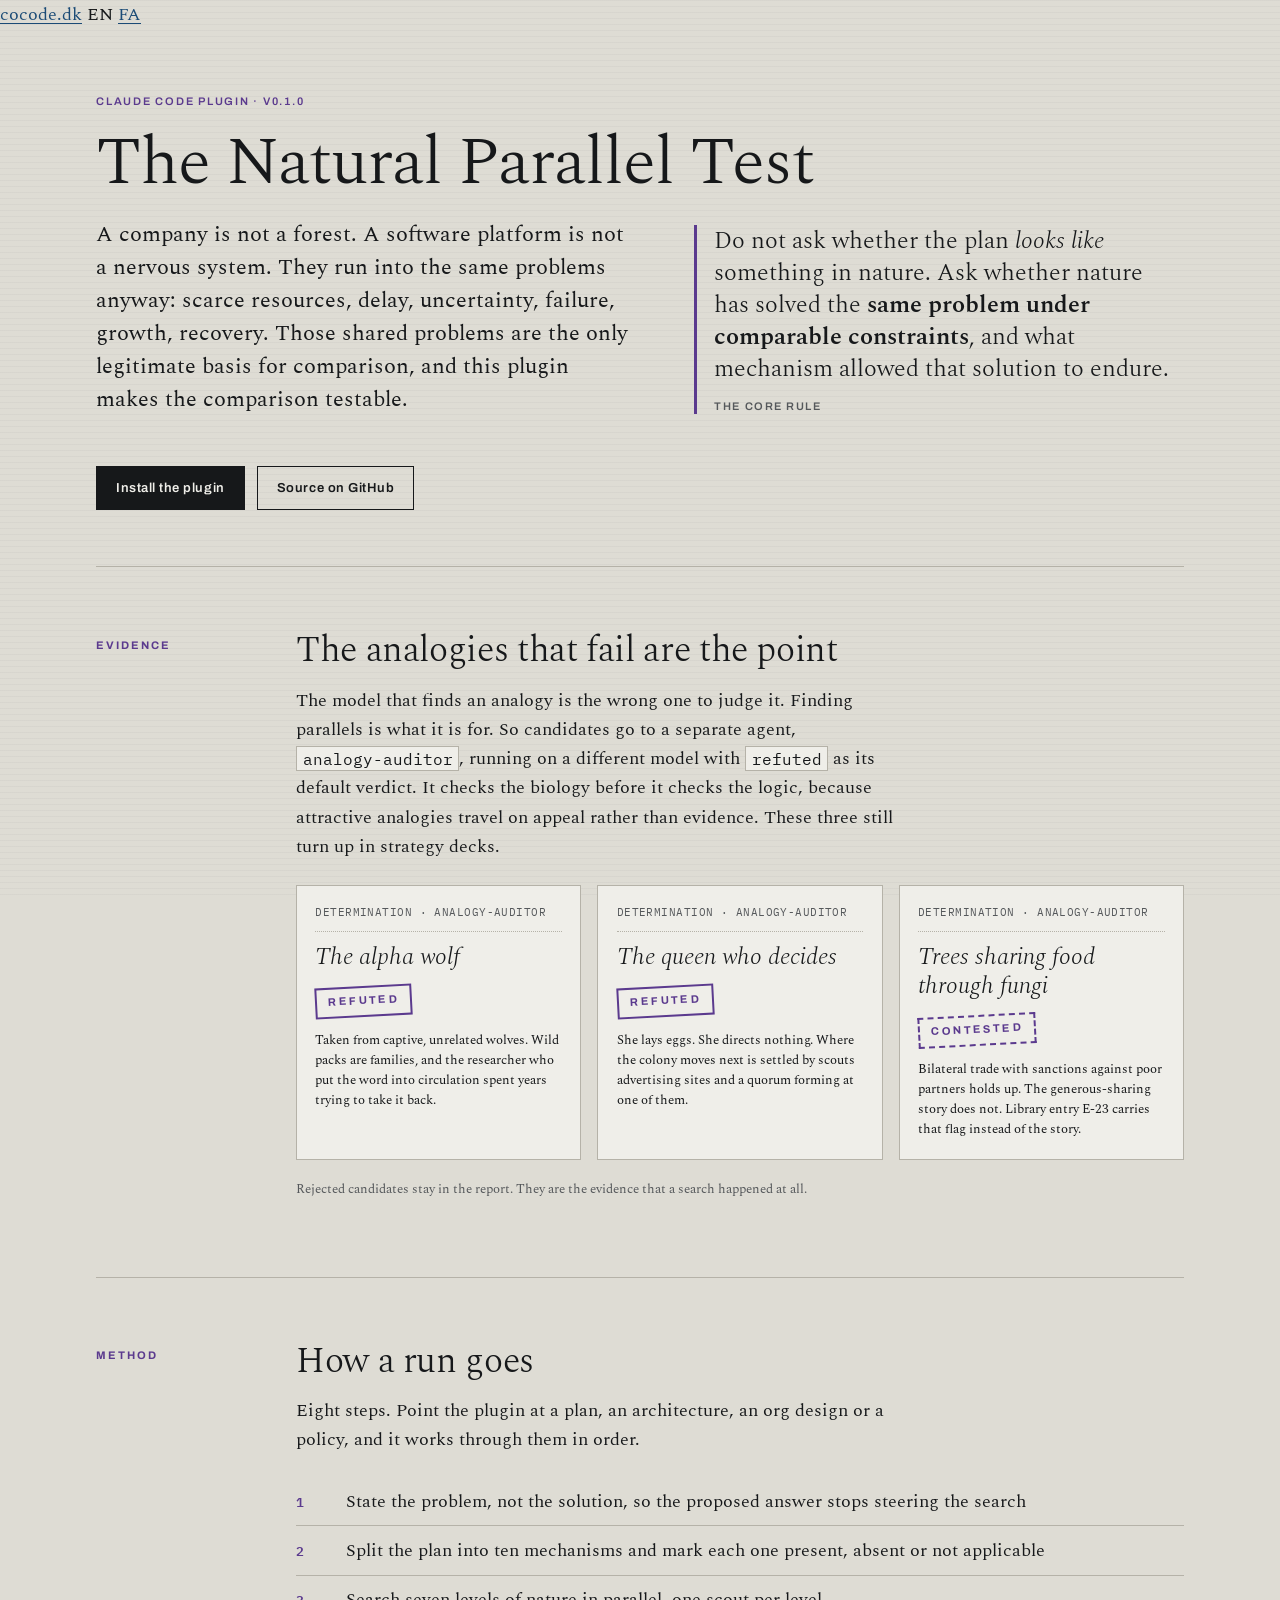
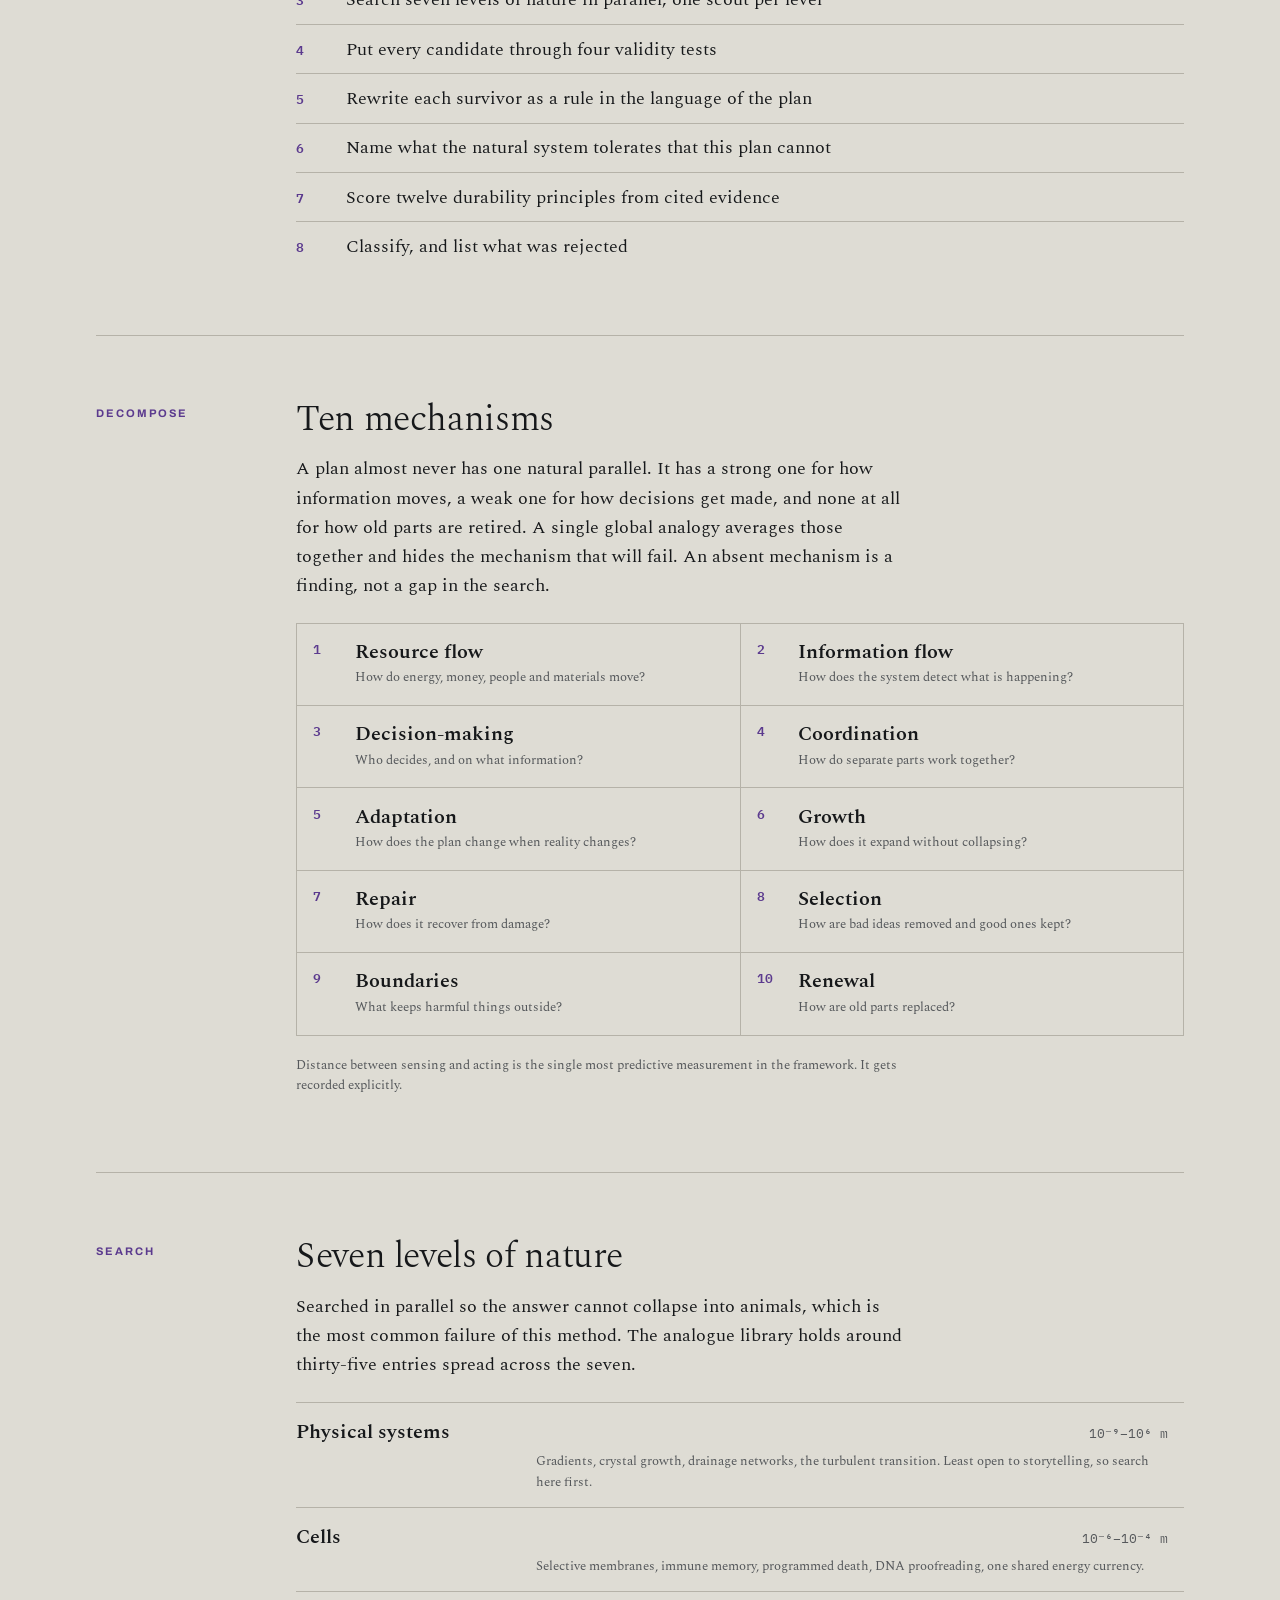
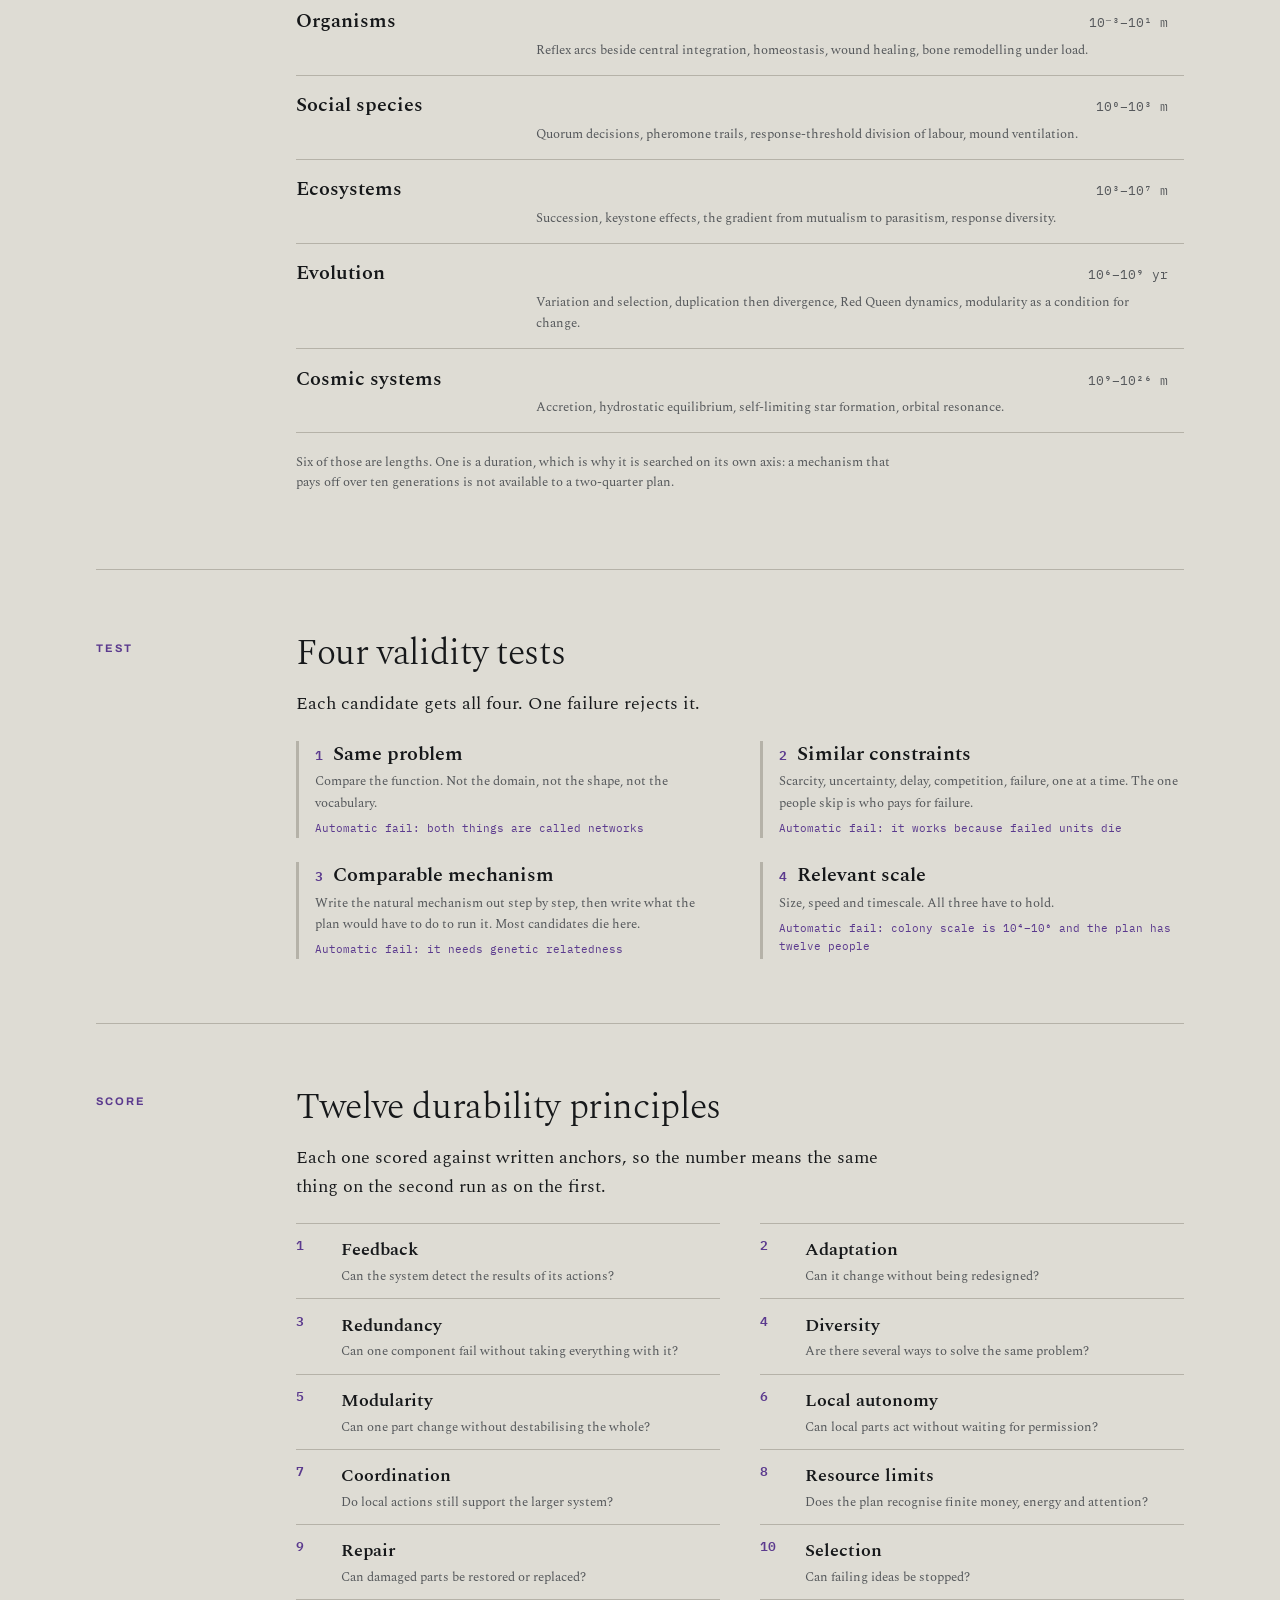
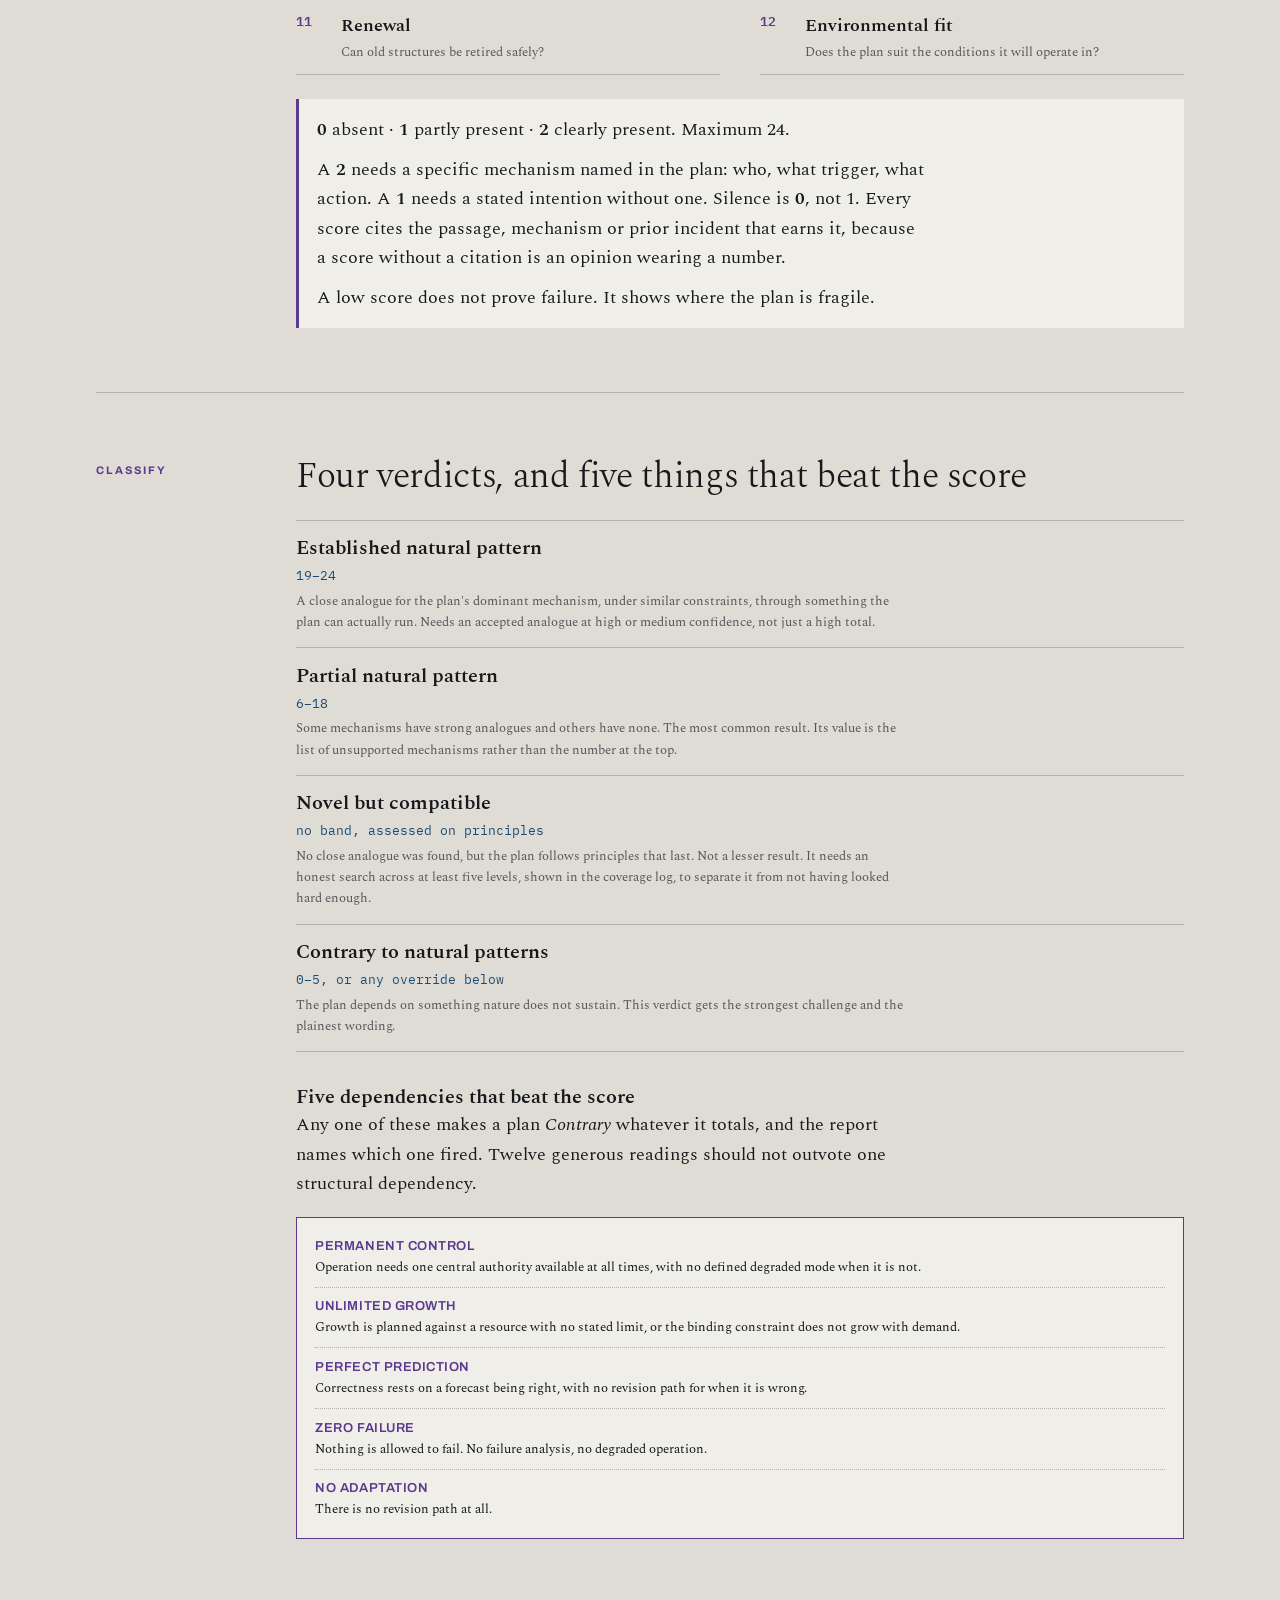
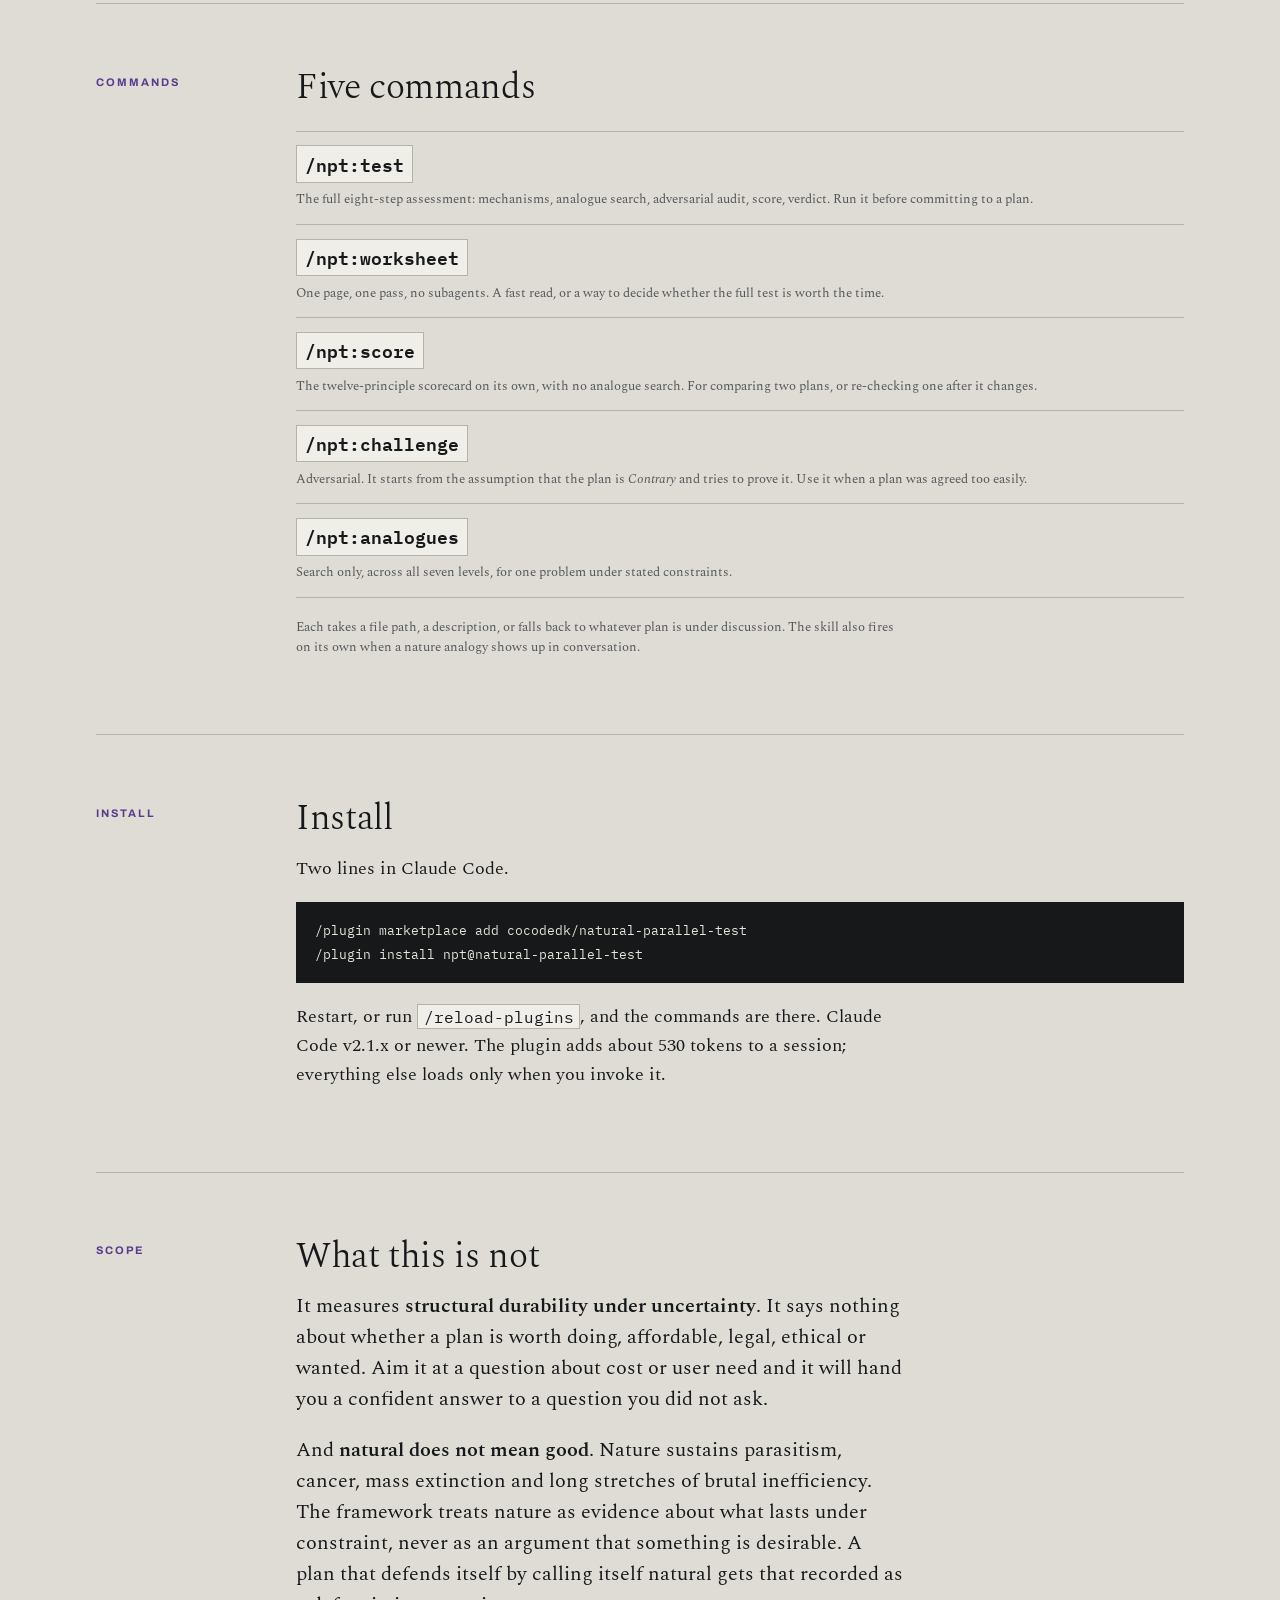
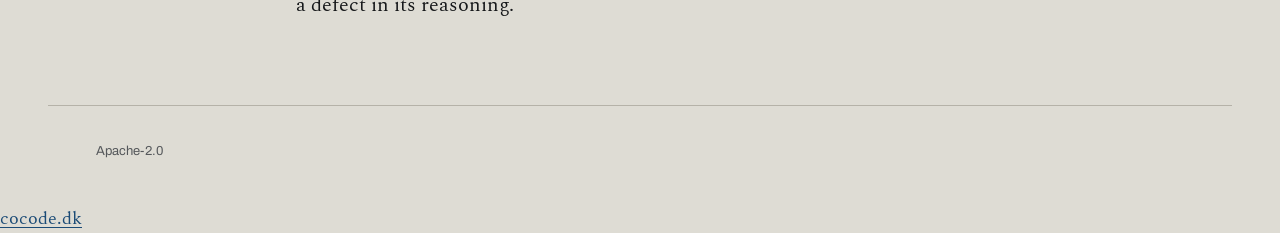
<file: website/index.html>
<!--
  ============================================================================
  KEYWORDS & SEARCH INTENT — index.html (English)
  ----------------------------------------------------------------------------
  Primary keyword:      natural parallel test
  Secondary keywords:   Claude Code plugin, stress-test a plan, biomimicry
                        critique, structural durability, systems thinking,
                        plan review, architecture review, resilience principles,
                        analogue auditor, nature analogy fallacy
  Long-tail:            how to test a plan against nature by mechanism,
                        why the alpha wolf analogy is wrong,
                        twelve durability principles scorecard,
                        contrary to natural patterns override
  Search intent:        informational + transactional. A senior engineer,
                        architect, strategist or policy reader arrives wanting
                        to know what the framework checks and how rigorous it
                        is, then installs the plugin. The page answers both on
                        one screen-scroll each.
  Primary conversion:   the two-line install block (#install)
  Alternates:           en (this page) · fa (/fa/) · x-default (this page)
  ============================================================================
-->
<html lang="en">
<head>
<meta charset="utf-8">
<meta name="viewport" content="width=device-width, initial-scale=1">

<title>Natural Parallel Test: stress-test plans against nature</title>
<meta name="description" content="A Claude Code plugin that tests a plan against nature by shared mechanism, not resemblance: ten mechanisms, seven levels, twelve principles, four verdicts.">
<meta name="robots" content="index, follow, max-image-preview:large, max-snippet:-1">
<meta name="author" content="Babak Bandpey">
<link rel="canonical" href="https://natural-parallel.cocode.dk/">

<link rel="alternate" hreflang="en" href="https://natural-parallel.cocode.dk/">
<link rel="alternate" hreflang="fa" href="https://natural-parallel.cocode.dk/fa/">
<link rel="alternate" hreflang="x-default" href="https://natural-parallel.cocode.dk/">

<meta property="og:type" content="website">
<meta property="og:site_name" content="Natural Parallel Test">
<meta property="og:title" content="Natural Parallel Test: stress-test plans against nature">
<meta property="og:description" content="A Claude Code plugin that tests a plan against nature by shared mechanism, not resemblance: ten mechanisms, seven levels, twelve principles, four verdicts.">
<meta property="og:url" content="https://natural-parallel.cocode.dk/">
<meta property="og:image" content="https://natural-parallel.cocode.dk/og.png">
<meta property="og:image:width" content="1200">
<meta property="og:image:height" content="630">
<meta property="og:image:alt" content="A specimen slip reading 'the alpha wolf', stamped REFUTED in violet, beside the core rule of the Natural Parallel Test.">
<meta property="og:locale" content="en_US">

<meta name="twitter:card" content="summary_large_image">
<meta name="twitter:title" content="Natural Parallel Test: stress-test plans against nature">
<meta name="twitter:description" content="A Claude Code plugin that tests a plan against nature by shared mechanism, not resemblance: ten mechanisms, seven levels, twelve principles, four verdicts.">
<meta name="twitter:image" content="https://natural-parallel.cocode.dk/og.png">
<meta name="twitter:image:alt" content="A specimen slip reading 'the alpha wolf', stamped REFUTED in violet, beside the core rule of the Natural Parallel Test.">

<link rel="icon" href="favicon.svg" type="image/svg+xml">
<link rel="mask-icon" href="favicon.svg" color="#5b3a8e">
<meta name="theme-color" content="#dedcd4">

<link rel="preconnect" href="https://fonts.googleapis.com">
<link rel="preconnect" href="https://fonts.gstatic.com" crossorigin>
<link rel="stylesheet" href="https://fonts.googleapis.com/css2?family=Archivo:wght@500;600;700&amp;family=IBM+Plex+Mono:wght@400;600&amp;family=Spectral:ital,wght@0,300;0,400;0,600;1,300;1,400&amp;display=swap">
<link rel="stylesheet" href="styles.css">
<link rel="stylesheet" href="https://brand.cocode.dk/v1.css">
<script type="module" src="https://brand.cocode.dk/v1.js"></script>

<script type="application/ld+json">
{
  "@context": "https://schema.org",
  "@type": "SoftwareApplication",
  "name": "Natural Parallel Test",
  "description": "A Claude Code plugin that tests a plan against nature by shared mechanism rather than resemblance. It splits a plan into ten mechanisms, searches seven levels of nature for systems solving the same problem under comparable constraints, sends every candidate to an adversarial auditor, scores twelve durability principles out of 24, and returns one of four verdicts.",
  "url": "https://natural-parallel.cocode.dk/",
  "downloadUrl": "https://github.com/cocodedk/natural-parallel-test",
  "codeRepository": "https://github.com/cocodedk/natural-parallel-test",
  "applicationCategory": "DeveloperApplication",
  "operatingSystem": "Linux, macOS, Windows",
  "softwareVersion": "0.1.0",
  "inLanguage": "en",
  "offers": {
    "@type": "Offer",
    "price": "0",
    "priceCurrency": "USD"
  },
  "author": {
    "@type": "Person",
    "name": "Babak Bandpey",
    "url": "https://cocode.dk",
    "sameAs": [
      "https://linkedin.com/in/babakbandpey",
      "https://github.com/cocodedk"
    ]
  }
}
</script>
</head>
<body>

<a class="skip" href="#main">Skip to content</a>

<!-- The cocode.dk family frame. Without JavaScript its children show instead: a way home
     and the language link. -->
<cocode-head project="Natural Parallel Test" accent="#5b3a8e" on-accent="#efeee9">
  <a href="https://cocode.dk">cocode.dk</a>
  <span class="on">EN</span>
  <a href="fa/" hreflang="fa">FA</a>
</cocode-head>

<main id="main">
  <div class="wrap">

    <section class="hero" id="top">
      <p class="eyebrow">Claude Code plugin · v0.1.0</p>
      <h1>The Natural Parallel&nbsp;Test</h1>
      <p class="lede">A company is not a forest. A software platform is not a nervous
        system. They run into the same problems anyway: scarce resources, delay,
        uncertainty, failure, growth, recovery. Those shared problems are the only
        legitimate basis for comparison, and this plugin makes the comparison testable.</p>

      <blockquote class="rule-quote">
        <p>Do not ask whether the plan <em>looks like</em> something in nature. Ask whether
          nature has solved the <strong>same problem under comparable constraints</strong>,
          and what mechanism allowed that solution to endure.</p>
        <cite>The core rule</cite>
      </blockquote>

      <div class="actions">
        <a class="btn btn--solid" href="#install">Install the plugin</a>
        <a class="btn btn--ghost" href="https://github.com/cocodedk/natural-parallel-test" target="_blank" rel="noreferrer">Source on GitHub</a>
      </div>
    </section>

    <section class="band" id="refuted" aria-labelledby="refuted-h">
      <p class="band__code">Evidence</p>
      <div class="band__body">
        <h2 id="refuted-h">The analogies that fail are the point</h2>
        <p>The model that finds an analogy is the wrong one to judge it. Finding parallels is
          what it is for. So candidates go to a separate agent, <code>analogy-auditor</code>,
          running on a different model with <code>refuted</code> as its default verdict. It
          checks the biology before it checks the logic, because attractive analogies travel
          on appeal rather than evidence. These three still turn up in strategy decks.</p>

        <ul class="slips">
          <li class="slip">
            <p class="slip__det">Determination · analogy-auditor</p>
            <p class="slip__name">The alpha wolf</p>
            <p class="slip__mark">Refuted</p>
            <p class="slip__why">Taken from captive, unrelated wolves. Wild packs are
              families, and the researcher who put the word into circulation spent years
              trying to take it back.</p>
          </li>
          <li class="slip">
            <p class="slip__det">Determination · analogy-auditor</p>
            <p class="slip__name">The queen who decides</p>
            <p class="slip__mark">Refuted</p>
            <p class="slip__why">She lays eggs. She directs nothing. Where the colony moves
              next is settled by scouts advertising sites and a quorum forming at one of
              them.</p>
          </li>
          <li class="slip">
            <p class="slip__det">Determination · analogy-auditor</p>
            <p class="slip__name">Trees sharing food through fungi</p>
            <p class="slip__mark slip__mark--contested">Contested</p>
            <p class="slip__why">Bilateral trade with sanctions against poor partners holds
              up. The generous-sharing story does not. Library entry E-23 carries that flag
              instead of the story.</p>
          </li>
        </ul>

        <p class="note" style="margin-block-start:1.2rem">Rejected candidates stay in the
          report. They are the evidence that a search happened at all.</p>
      </div>
    </section>

    <section class="band" id="method" aria-labelledby="method-h">
      <p class="band__code">Method</p>
      <div class="band__body">
        <h2 id="method-h">How a run goes</h2>
        <p>Eight steps. Point the plugin at a plan, an architecture, an org design or a
          policy, and it works through them in order.</p>
        <ol class="steps">
          <li><span class="num">1</span><span>State the problem, not the solution, so the proposed answer stops steering the search</span></li>
          <li><span class="num">2</span><span>Split the plan into ten mechanisms and mark each one present, absent or not applicable</span></li>
          <li><span class="num">3</span><span>Search seven levels of nature in parallel, one scout per level</span></li>
          <li><span class="num">4</span><span>Put every candidate through four validity tests</span></li>
          <li><span class="num">5</span><span>Rewrite each survivor as a rule in the language of the plan</span></li>
          <li><span class="num">6</span><span>Name what the natural system tolerates that this plan cannot</span></li>
          <li><span class="num">7</span><span>Score twelve durability principles from cited evidence</span></li>
          <li><span class="num">8</span><span>Classify, and list what was rejected</span></li>
        </ol>
      </div>
    </section>

    <section class="band" id="mechanisms" aria-labelledby="mech-h">
      <p class="band__code">Decompose</p>
      <div class="band__body">
        <h2 id="mech-h">Ten mechanisms</h2>
        <p>A plan almost never has one natural parallel. It has a strong one for how
          information moves, a weak one for how decisions get made, and none at all for how
          old parts are retired. A single global analogy averages those together and hides
          the mechanism that will fail. An absent mechanism is a finding, not a gap in the
          search.</p>
        <ul class="mechs">
          <li><span class="num">1</span><h3>Resource flow</h3><p>How do energy, money, people and materials move?</p></li>
          <li><span class="num">2</span><h3>Information flow</h3><p>How does the system detect what is happening?</p></li>
          <li><span class="num">3</span><h3>Decision-making</h3><p>Who decides, and on what information?</p></li>
          <li><span class="num">4</span><h3>Coordination</h3><p>How do separate parts work together?</p></li>
          <li><span class="num">5</span><h3>Adaptation</h3><p>How does the plan change when reality changes?</p></li>
          <li><span class="num">6</span><h3>Growth</h3><p>How does it expand without collapsing?</p></li>
          <li><span class="num">7</span><h3>Repair</h3><p>How does it recover from damage?</p></li>
          <li><span class="num">8</span><h3>Selection</h3><p>How are bad ideas removed and good ones kept?</p></li>
          <li><span class="num">9</span><h3>Boundaries</h3><p>What keeps harmful things outside?</p></li>
          <li><span class="num">10</span><h3>Renewal</h3><p>How are old parts replaced?</p></li>
        </ul>
        <p class="note" style="margin-block-start:1.2rem">Distance between sensing and acting
          is the single most predictive measurement in the framework. It gets recorded
          explicitly.</p>
      </div>
    </section>

    <section class="band" id="levels" aria-labelledby="levels-h">
      <p class="band__code">Search</p>
      <div class="band__body">
        <h2 id="levels-h">Seven levels of nature</h2>
        <p>Searched in parallel so the answer cannot collapse into animals, which is the most
          common failure of this method. The analogue library holds around thirty-five
          entries spread across the seven.</p>
        <ul class="ladder">
          <li>
            <span class="lvl-name">Physical systems</span>
            <span class="lvl-scale">10⁻⁹–10⁶ m</span>
            <p class="lvl-note">Gradients, crystal growth, drainage networks, the turbulent
              transition. Least open to storytelling, so search here first.</p>
          </li>
          <li>
            <span class="lvl-name">Cells</span>
            <span class="lvl-scale">10⁻⁶–10⁻⁴ m</span>
            <p class="lvl-note">Selective membranes, immune memory, programmed death, DNA
              proofreading, one shared energy currency.</p>
          </li>
          <li>
            <span class="lvl-name">Organisms</span>
            <span class="lvl-scale">10⁻³–10¹ m</span>
            <p class="lvl-note">Reflex arcs beside central integration, homeostasis, wound
              healing, bone remodelling under load.</p>
          </li>
          <li>
            <span class="lvl-name">Social species</span>
            <span class="lvl-scale">10⁰–10³ m</span>
            <p class="lvl-note">Quorum decisions, pheromone trails, response-threshold
              division of labour, mound ventilation.</p>
          </li>
          <li>
            <span class="lvl-name">Ecosystems</span>
            <span class="lvl-scale">10³–10⁷ m</span>
            <p class="lvl-note">Succession, keystone effects, the gradient from mutualism to
              parasitism, response diversity.</p>
          </li>
          <li>
            <span class="lvl-name">Evolution</span>
            <span class="lvl-scale">10⁶–10⁹ yr</span>
            <p class="lvl-note">Variation and selection, duplication then divergence, Red
              Queen dynamics, modularity as a condition for change.</p>
          </li>
          <li>
            <span class="lvl-name">Cosmic systems</span>
            <span class="lvl-scale">10⁹–10²⁶ m</span>
            <p class="lvl-note">Accretion, hydrostatic equilibrium, self-limiting star
              formation, orbital resonance.</p>
          </li>
        </ul>
        <p class="note" style="margin-block-start:1.2rem">Six of those are lengths. One is a
          duration, which is why it is searched on its own axis: a mechanism that pays off
          over ten generations is not available to a two-quarter plan.</p>
      </div>
    </section>

    <section class="band" id="validity" aria-labelledby="validity-h">
      <p class="band__code">Test</p>
      <div class="band__body">
        <h2 id="validity-h">Four validity tests</h2>
        <p>Each candidate gets all four. One failure rejects it.</p>
        <ol class="tests">
          <li>
            <h3><span class="num">1</span> Same problem</h3>
            <p>Compare the function. Not the domain, not the shape, not the vocabulary.</p>
            <span class="fails">Automatic fail: both things are called networks</span>
          </li>
          <li>
            <h3><span class="num">2</span> Similar constraints</h3>
            <p>Scarcity, uncertainty, delay, competition, failure, one at a time. The one
              people skip is who pays for failure.</p>
            <span class="fails">Automatic fail: it works because failed units die</span>
          </li>
          <li>
            <h3><span class="num">3</span> Comparable mechanism</h3>
            <p>Write the natural mechanism out step by step, then write what the plan would
              have to do to run it. Most candidates die here.</p>
            <span class="fails">Automatic fail: it needs genetic relatedness</span>
          </li>
          <li>
            <h3><span class="num">4</span> Relevant scale</h3>
            <p>Size, speed and timescale. All three have to hold.</p>
            <span class="fails">Automatic fail: colony scale is 10⁴–10⁶ and the plan has twelve people</span>
          </li>
        </ol>
      </div>
    </section>

    <section class="band" id="score" aria-labelledby="score-h">
      <p class="band__code">Score</p>
      <div class="band__body">
        <h2 id="score-h">Twelve durability principles</h2>
        <p>Each one scored against written anchors, so the number means the same thing on the
          second run as on the first.</p>
        <ul class="principles">
          <li><span class="num">1</span><span class="p-name">Feedback</span><p class="p-test">Can the system detect the results of its actions?</p></li>
          <li><span class="num">2</span><span class="p-name">Adaptation</span><p class="p-test">Can it change without being redesigned?</p></li>
          <li><span class="num">3</span><span class="p-name">Redundancy</span><p class="p-test">Can one component fail without taking everything with it?</p></li>
          <li><span class="num">4</span><span class="p-name">Diversity</span><p class="p-test">Are there several ways to solve the same problem?</p></li>
          <li><span class="num">5</span><span class="p-name">Modularity</span><p class="p-test">Can one part change without destabilising the whole?</p></li>
          <li><span class="num">6</span><span class="p-name">Local autonomy</span><p class="p-test">Can local parts act without waiting for permission?</p></li>
          <li><span class="num">7</span><span class="p-name">Coordination</span><p class="p-test">Do local actions still support the larger system?</p></li>
          <li><span class="num">8</span><span class="p-name">Resource limits</span><p class="p-test">Does the plan recognise finite money, energy and attention?</p></li>
          <li><span class="num">9</span><span class="p-name">Repair</span><p class="p-test">Can damaged parts be restored or replaced?</p></li>
          <li><span class="num">10</span><span class="p-name">Selection</span><p class="p-test">Can failing ideas be stopped?</p></li>
          <li><span class="num">11</span><span class="p-name">Renewal</span><p class="p-test">Can old structures be retired safely?</p></li>
          <li><span class="num">12</span><span class="p-name">Environmental fit</span><p class="p-test">Does the plan suit the conditions it will operate in?</p></li>
        </ul>

        <div class="callout">
          <p><strong>0</strong> absent · <strong>1</strong> partly present ·
            <strong>2</strong> clearly present. Maximum 24.</p>
          <p>A <strong>2</strong> needs a specific mechanism named in the plan: who, what
            trigger, what action. A <strong>1</strong> needs a stated intention without one.
            Silence is <strong>0</strong>, not 1. Every score cites the passage, mechanism or
            prior incident that earns it, because a score without a citation is an opinion
            wearing a number.</p>
          <p>A low score does not prove failure. It shows where the plan is fragile.</p>
        </div>
      </div>
    </section>

    <section class="band" id="verdict" aria-labelledby="verdict-h">
      <p class="band__code">Classify</p>
      <div class="band__body">
        <h2 id="verdict-h">Four verdicts, and five things that beat the score</h2>
        <ul class="classes">
          <li>
            <h3>Established natural pattern</h3>
            <span class="band-score">19–24</span>
            <p>A close analogue for the plan's dominant mechanism, under similar constraints,
              through something the plan can actually run. Needs an accepted analogue at high
              or medium confidence, not just a high total.</p>
          </li>
          <li>
            <h3>Partial natural pattern</h3>
            <span class="band-score">6–18</span>
            <p>Some mechanisms have strong analogues and others have none. The most common
              result. Its value is the list of unsupported mechanisms rather than the number
              at the top.</p>
          </li>
          <li>
            <h3>Novel but compatible</h3>
            <span class="band-score">no band, assessed on principles</span>
            <p>No close analogue was found, but the plan follows principles that last. Not a
              lesser result. It needs an honest search across at least five levels, shown in
              the coverage log, to separate it from not having looked hard enough.</p>
          </li>
          <li>
            <h3>Contrary to natural patterns</h3>
            <span class="band-score">0–5, or any override below</span>
            <p>The plan depends on something nature does not sustain. This verdict gets the
              strongest challenge and the plainest wording.</p>
          </li>
        </ul>

        <h3 style="margin-block-start:2rem">Five dependencies that beat the score</h3>
        <p>Any one of these makes a plan <em>Contrary</em> whatever it totals, and the report
          names which one fired. Twelve generous readings should not outvote one structural
          dependency.</p>
        <ul class="overrides">
          <li><dfn>Permanent control</dfn><span>Operation needs one central authority available at all times, with no defined degraded mode when it is not.</span></li>
          <li><dfn>Unlimited growth</dfn><span>Growth is planned against a resource with no stated limit, or the binding constraint does not grow with demand.</span></li>
          <li><dfn>Perfect prediction</dfn><span>Correctness rests on a forecast being right, with no revision path for when it is wrong.</span></li>
          <li><dfn>Zero failure</dfn><span>Nothing is allowed to fail. No failure analysis, no degraded operation.</span></li>
          <li><dfn>No adaptation</dfn><span>There is no revision path at all.</span></li>
        </ul>
      </div>
    </section>

    <section class="band" id="commands" aria-labelledby="cmd-h">
      <p class="band__code">Commands</p>
      <div class="band__body">
        <h2 id="cmd-h">Five commands</h2>
        <ul class="cmds">
          <li>
            <code>/npt:test</code>
            <p>The full eight-step assessment: mechanisms, analogue search, adversarial
              audit, score, verdict. Run it before committing to a plan.</p>
          </li>
          <li>
            <code>/npt:worksheet</code>
            <p>One page, one pass, no subagents. A fast read, or a way to decide whether the
              full test is worth the time.</p>
          </li>
          <li>
            <code>/npt:score</code>
            <p>The twelve-principle scorecard on its own, with no analogue search. For
              comparing two plans, or re-checking one after it changes.</p>
          </li>
          <li>
            <code>/npt:challenge</code>
            <p>Adversarial. It starts from the assumption that the plan is <em>Contrary</em>
              and tries to prove it. Use it when a plan was agreed too easily.</p>
          </li>
          <li>
            <code>/npt:analogues</code>
            <p>Search only, across all seven levels, for one problem under stated
              constraints.</p>
          </li>
        </ul>
        <p class="note" style="margin-block-start:1.2rem">Each takes a file path, a
          description, or falls back to whatever plan is under discussion. The skill also
          fires on its own when a nature analogy shows up in conversation.</p>
      </div>
    </section>

    <section class="band" id="install" aria-labelledby="install-h">
      <p class="band__code">Install</p>
      <div class="band__body">
        <h2 id="install-h">Install</h2>
        <p>Two lines in Claude Code.</p>
<pre><code>/plugin marketplace add cocodedk/natural-parallel-test
/plugin install npt@natural-parallel-test</code></pre>
        <p>Restart, or run <code>/reload-plugins</code>, and the commands are there. Claude
          Code v2.1.x or newer. The plugin adds about 530 tokens to a session; everything
          else loads only when you invoke it.</p>
      </div>
    </section>

    <section class="band limits" id="limits" aria-labelledby="limits-h">
      <p class="band__code">Scope</p>
      <div class="band__body">
        <h2 id="limits-h">What this is not</h2>
        <p>It measures <strong>structural durability under uncertainty</strong>. It says
          nothing about whether a plan is worth doing, affordable, legal, ethical or wanted.
          Aim it at a question about cost or user need and it will hand you a confident
          answer to a question you did not ask.</p>
        <p>And <strong>natural does not mean good</strong>. Nature sustains parasitism,
          cancer, mass extinction and long stretches of brutal inefficiency. The framework
          treats nature as evidence about what lasts under constraint, never as an argument
          that something is desirable. A plan that defends itself by calling itself natural
          gets that recorded as a defect in its reasoning.</p>
      </div>
    </section>

  </div>
</main>

<footer><p>Apache-2.0</p></footer>

<cocode-foot repo="cocodedk/natural-parallel-test">
  <a href="https://cocode.dk">cocode.dk</a>
</cocode-foot>

</body>
</html>
</file>
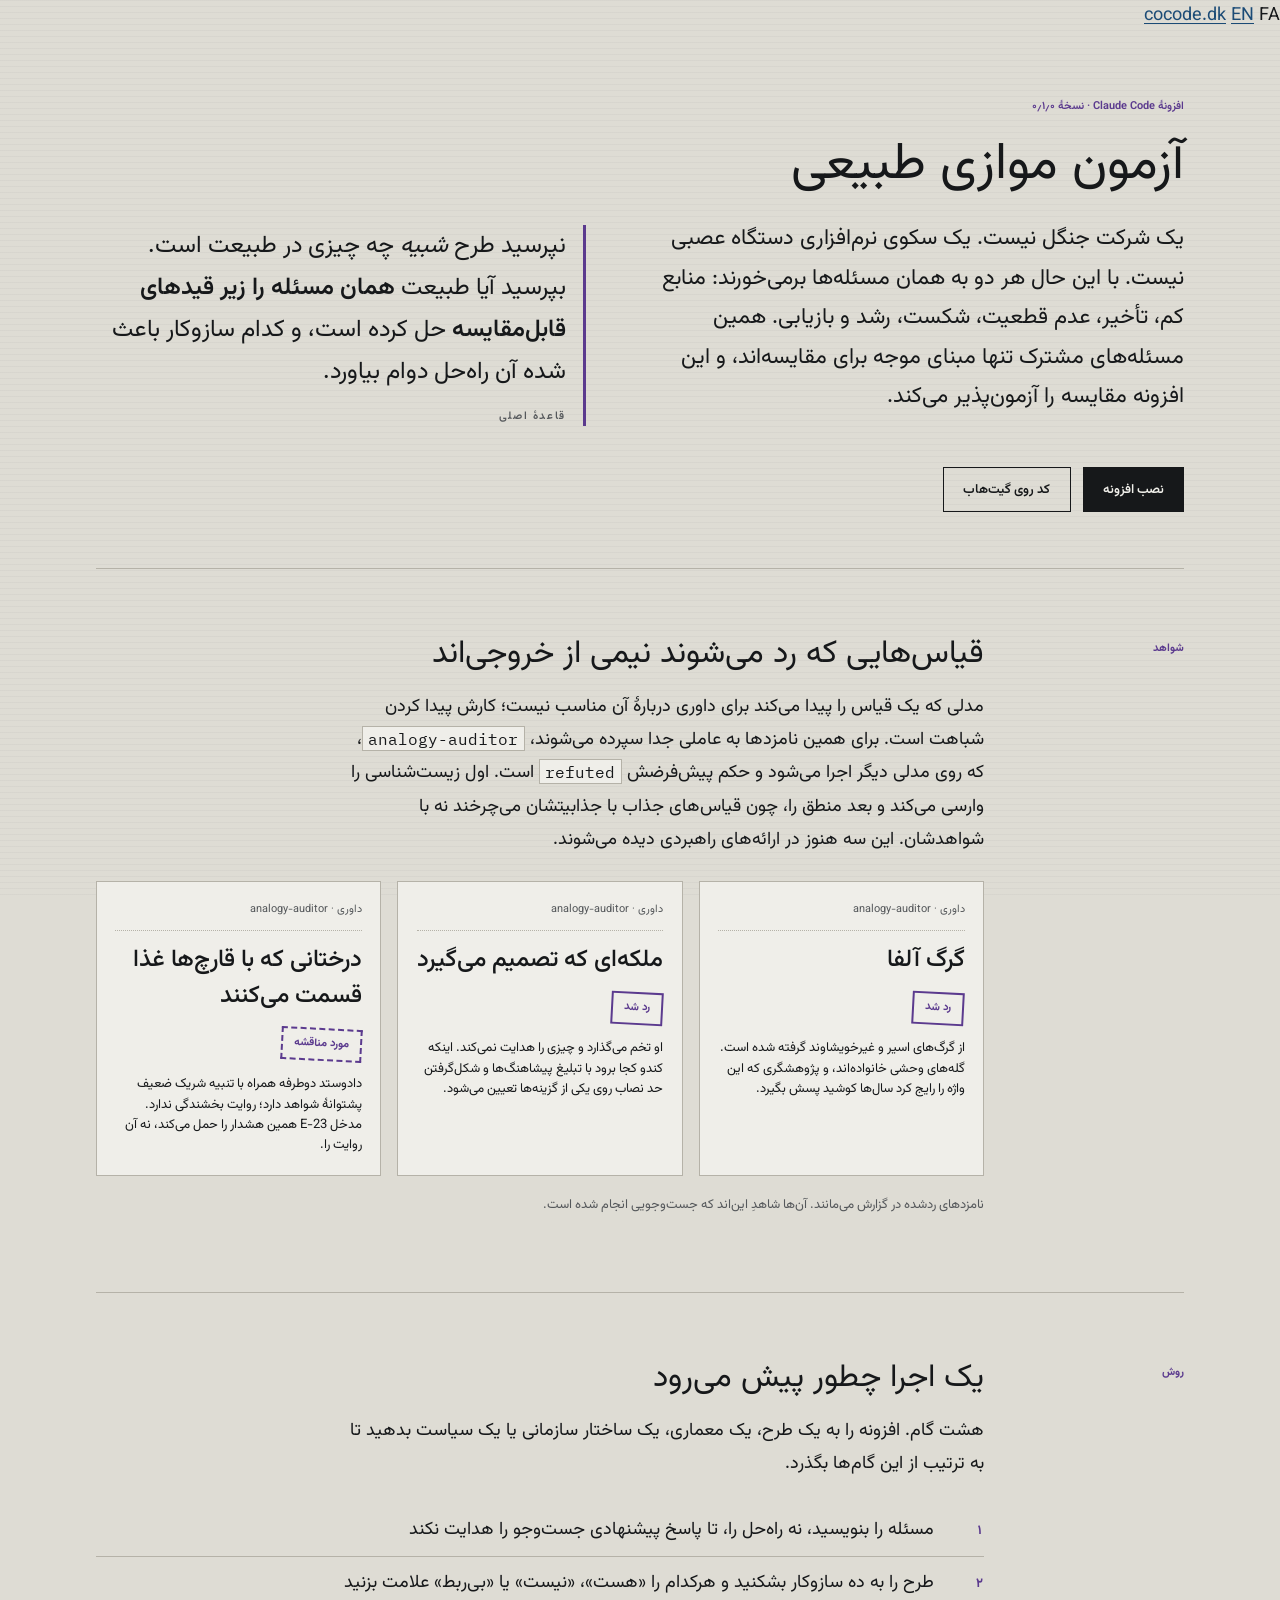
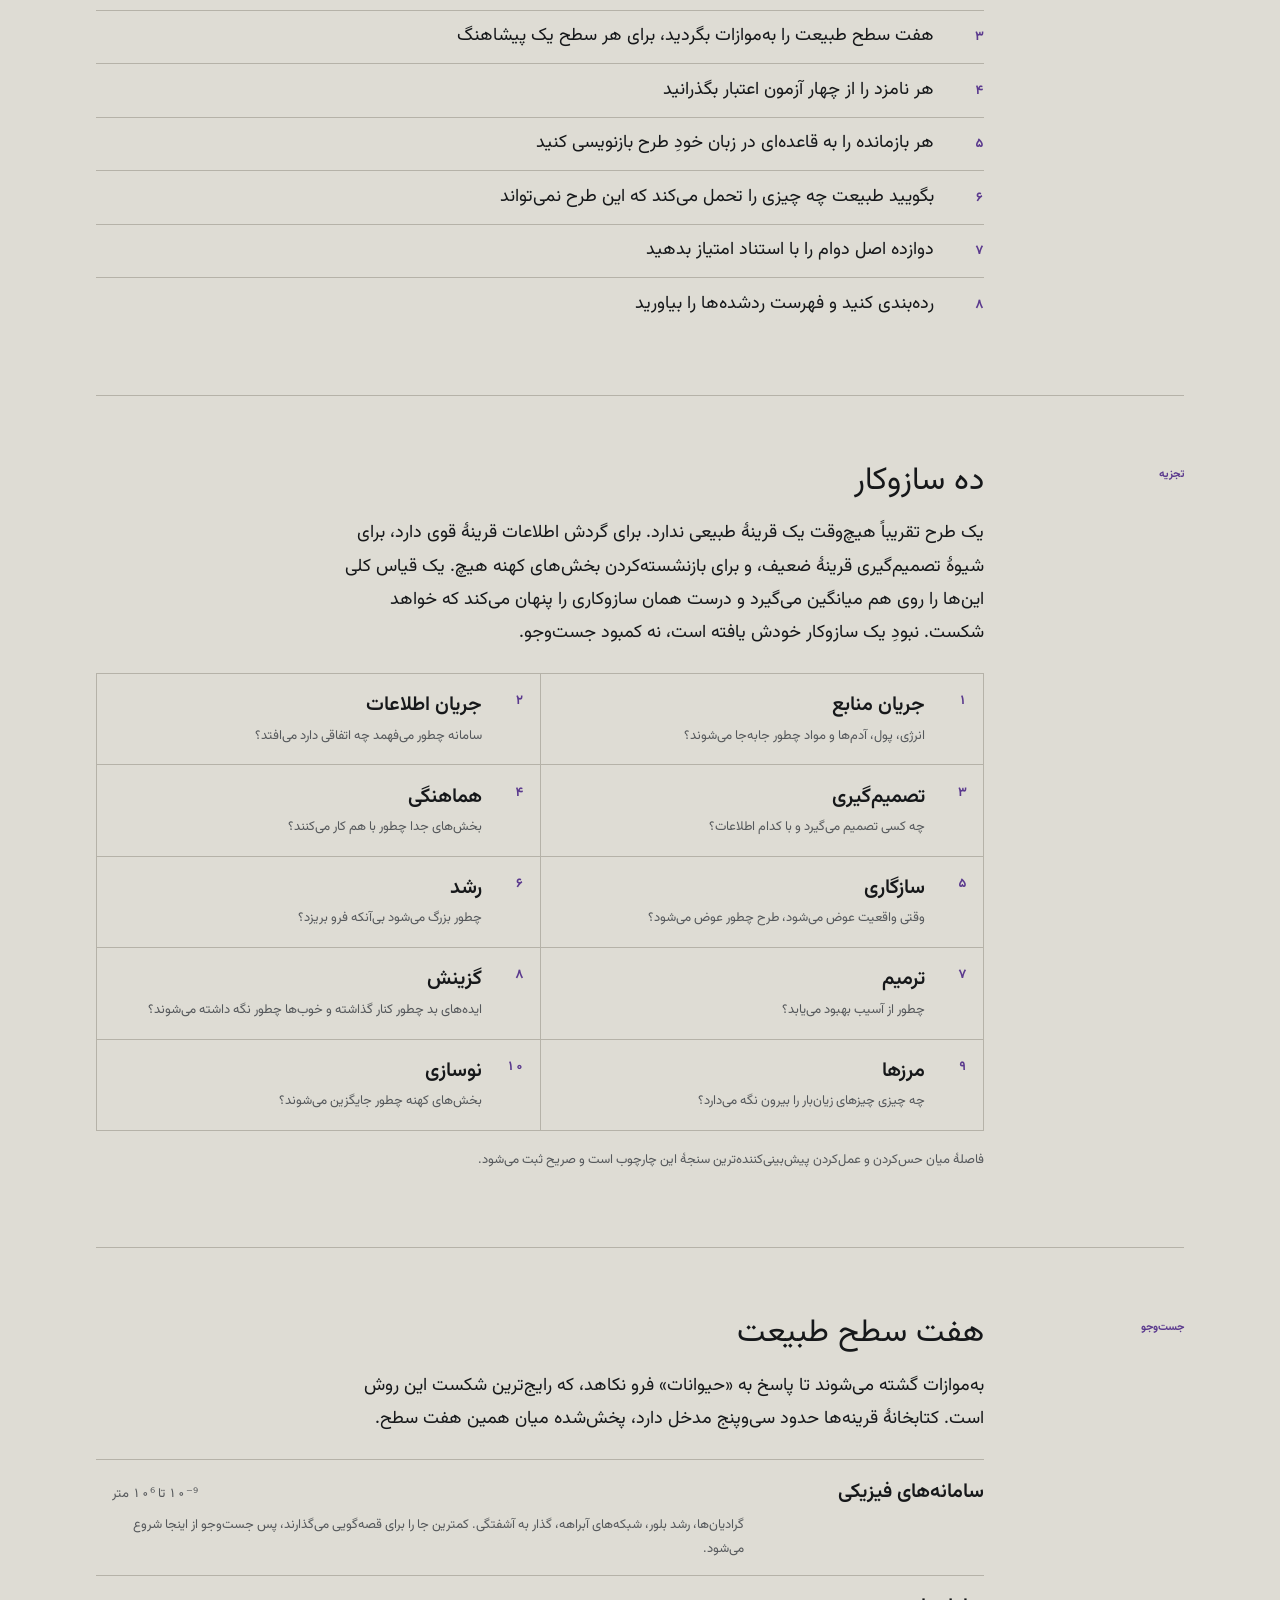
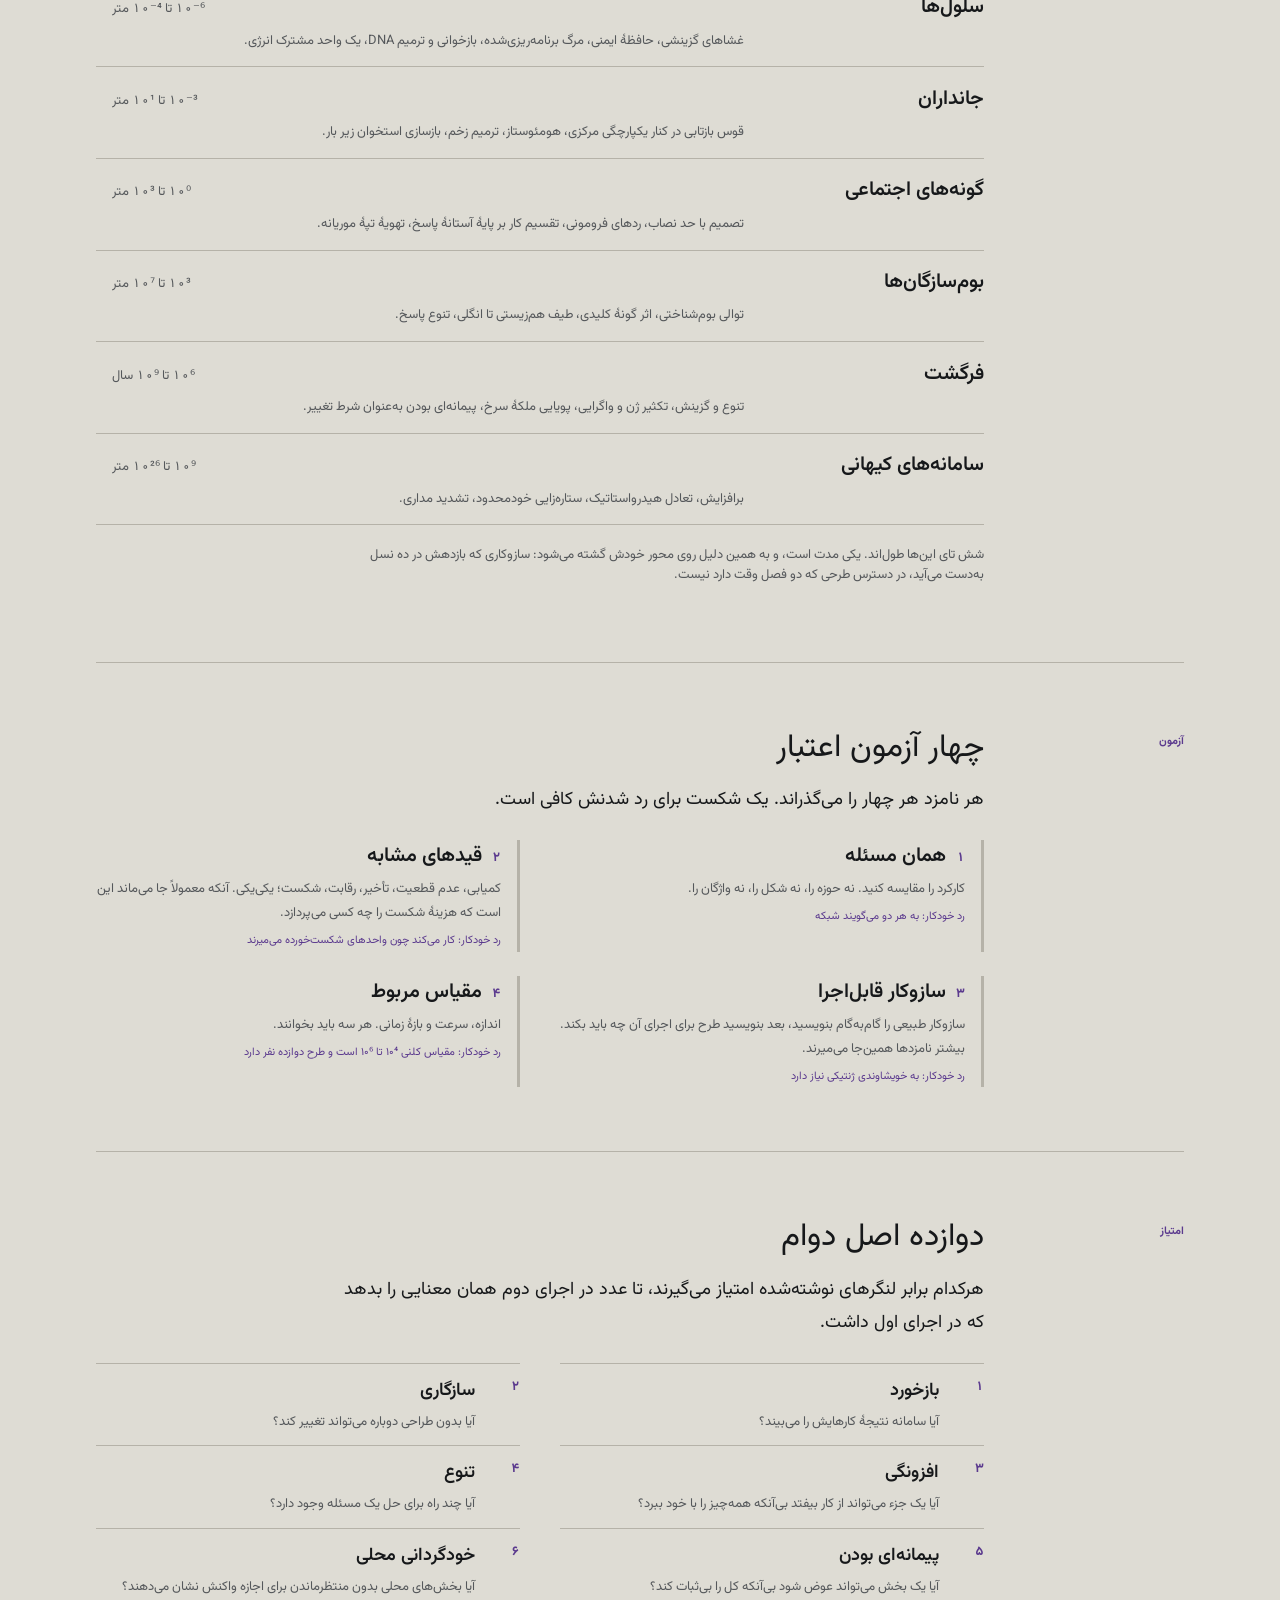
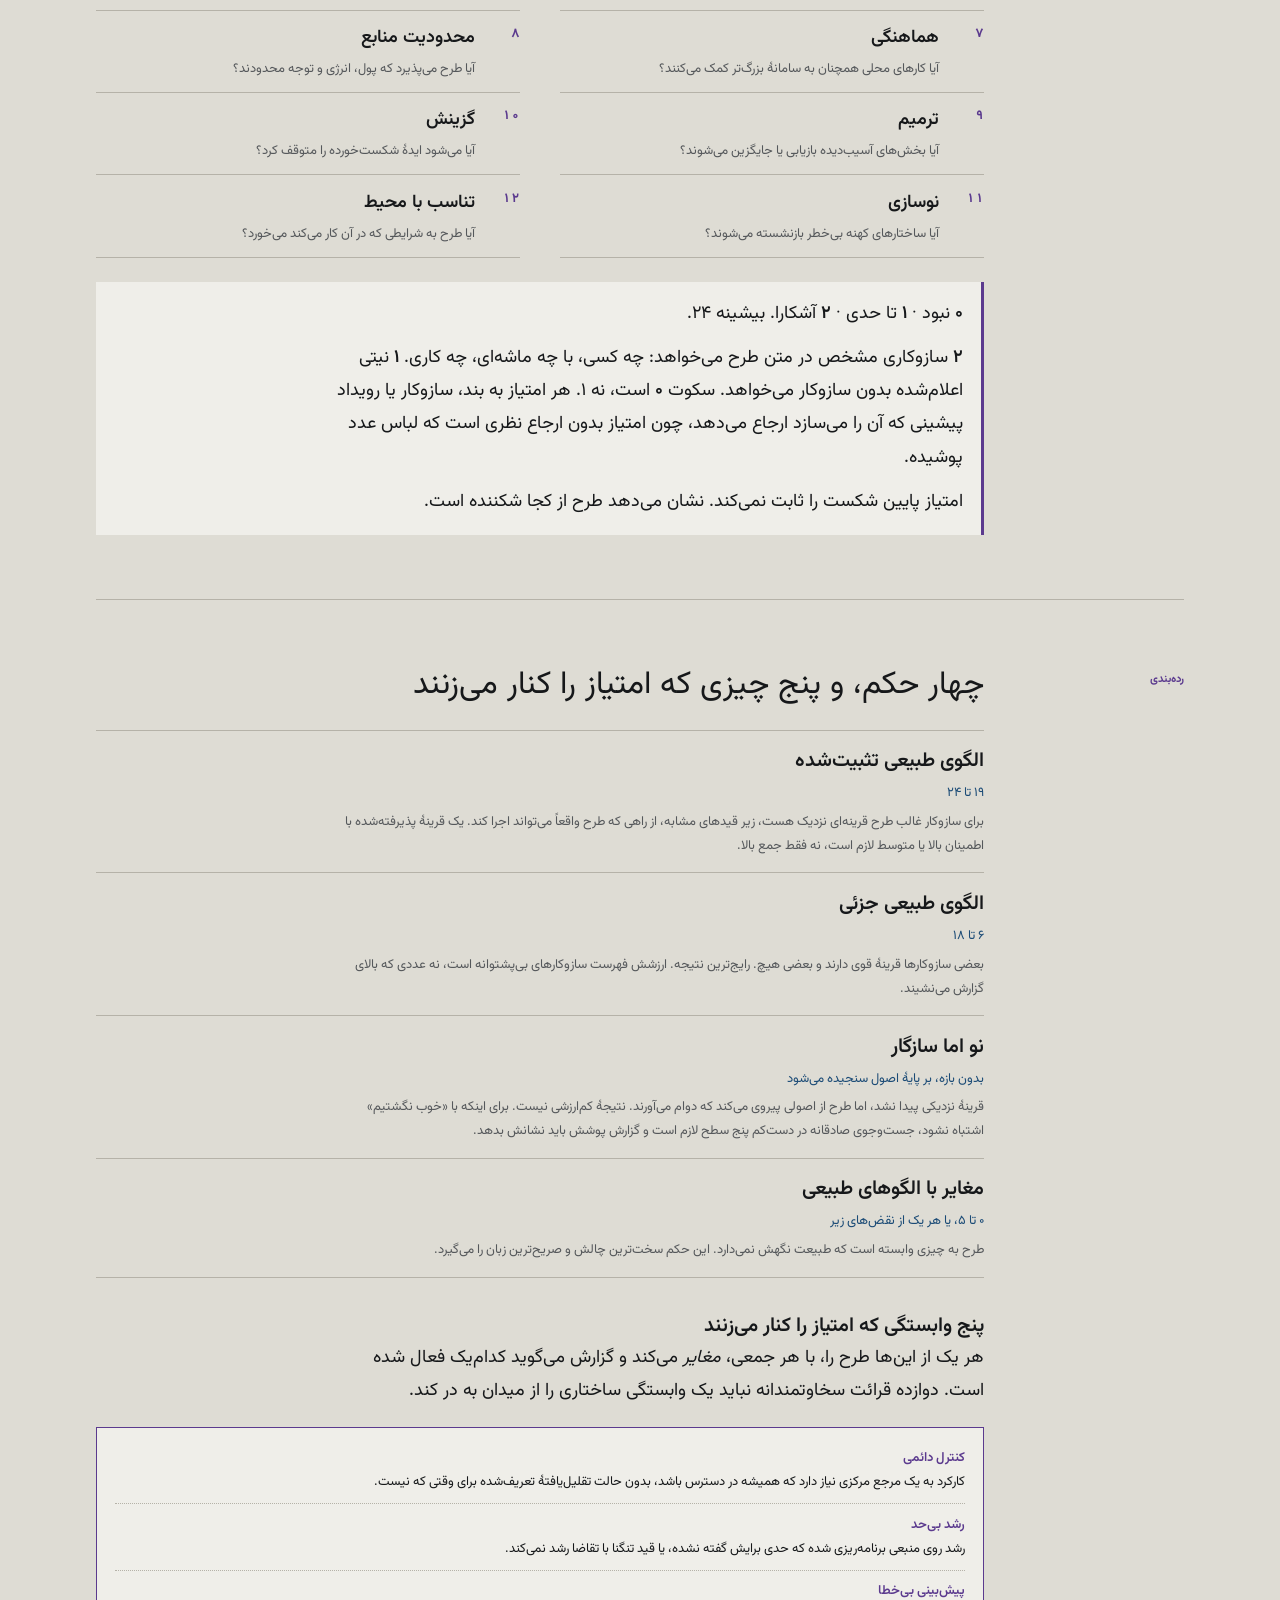
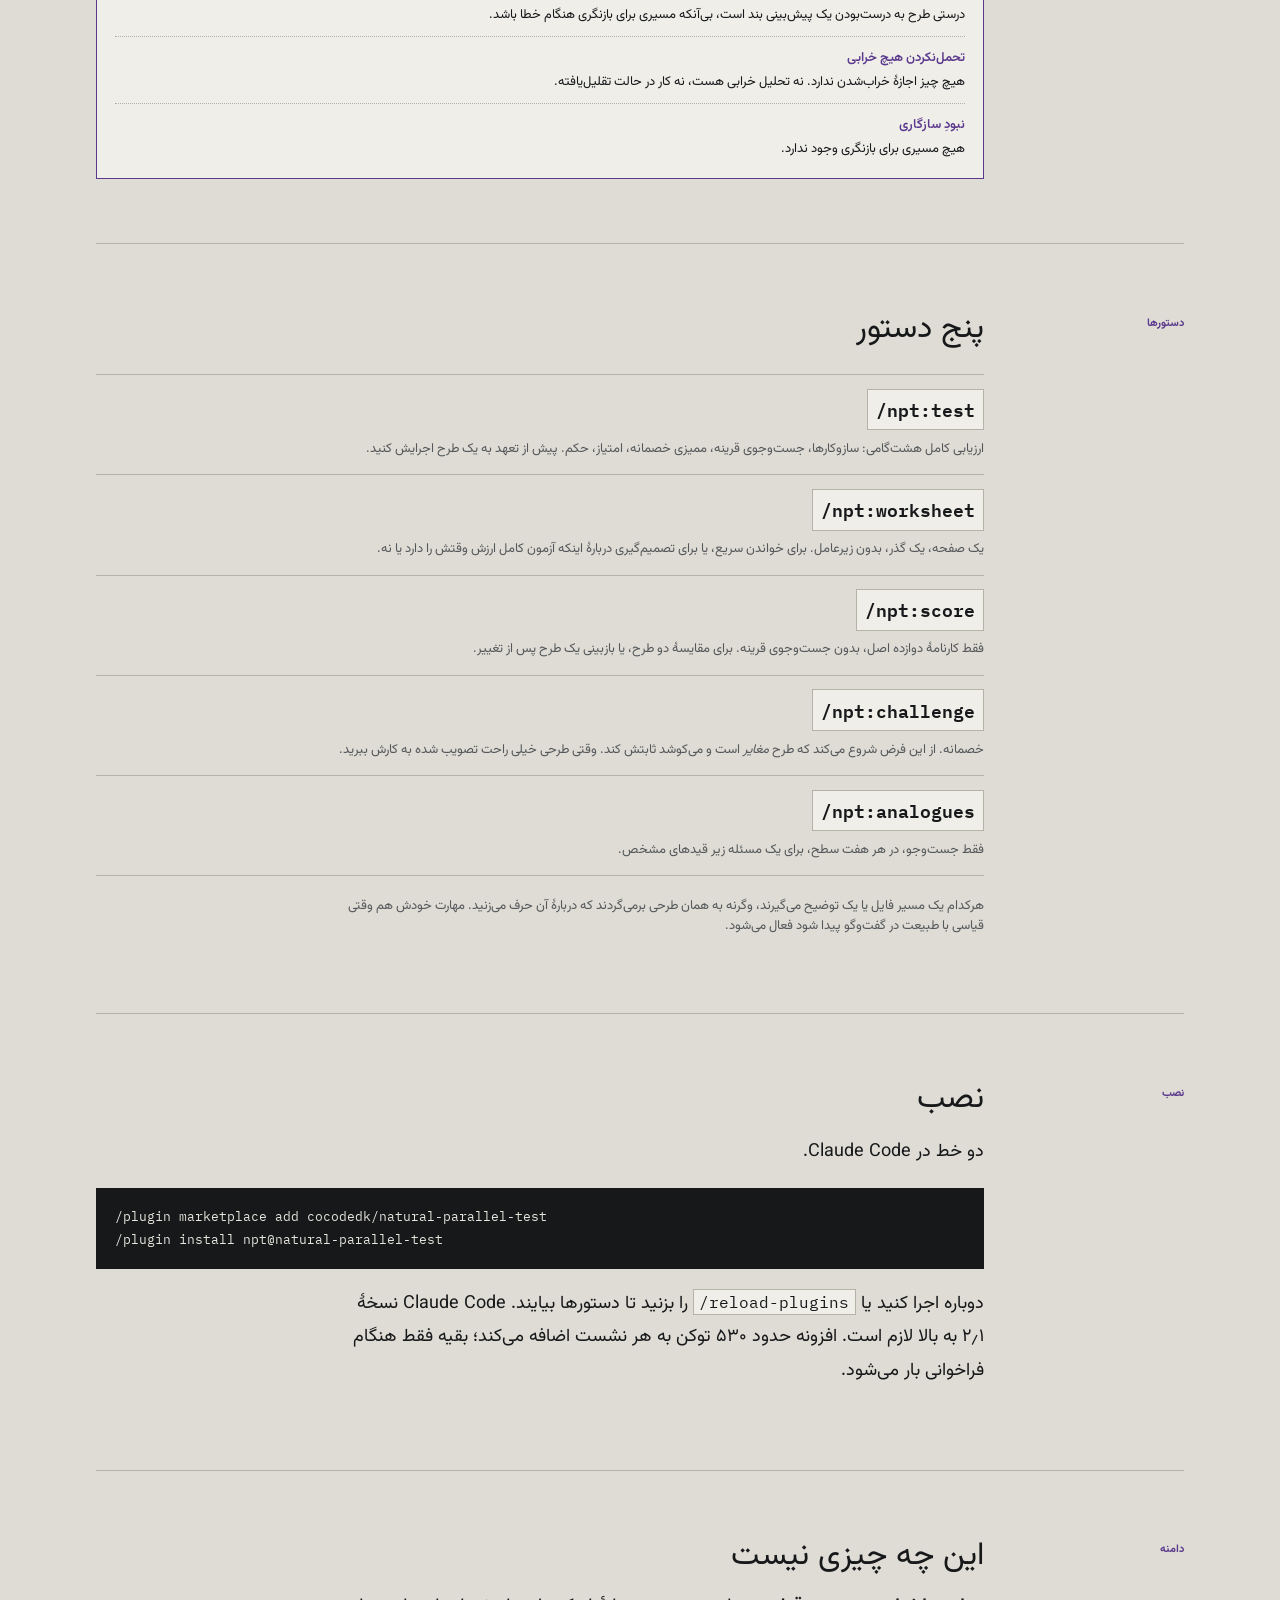
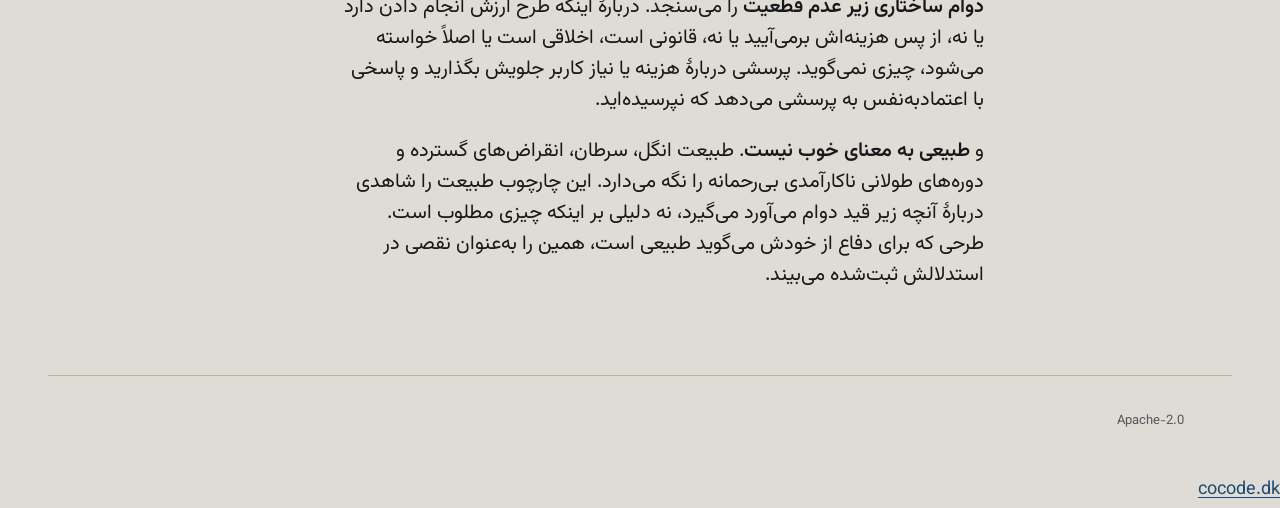
<file: website/fa/index.html>
<!--
  ============================================================================
  کلیدواژه‌ها و نیت جست‌وجو — fa/index.html (فارسی)
  KEYWORDS & SEARCH INTENT — fa/index.html (Persian)
  ----------------------------------------------------------------------------
  کلیدواژهٔ اصلی:      آزمون موازی طبیعی
  کلیدواژه‌های فرعی:   افزونهٔ Claude Code، سنجش طرح، تفکر سیستمی،
                        دوام ساختاری، بازبینی معماری، تاب‌آوری،
                        قیاس با طبیعت، الگوبرداری زیستی، ممیزی قیاس
  عبارت‌های بلند:      چطور یک طرح را با سازوکار طبیعت بسنجیم،
                        چرا قیاس گرگ آلفا نادرست است،
                        کارنامهٔ دوازده اصل دوام،
                        مغایر با الگوهای طبیعی
  نیت جست‌وجو:        اطلاعاتی و تراکنشی. مهندس ارشد، معمار نرم‌افزار،
                        راهبردنویس یا سیاست‌گذار می‌خواهد بداند این چارچوب
                        چه چیزی را وارسی می‌کند و چقدر سخت‌گیر است، بعد
                        افزونه را نصب می‌کند.
  تبدیل اصلی:          بلوک دوخطی نصب (#install)
  نسخه‌های دیگر:       fa (همین صفحه) · en (/) · x-default (/)
  ============================================================================
-->
<html lang="fa" dir="rtl">
<head>
<meta charset="utf-8">
<meta name="viewport" content="width=device-width, initial-scale=1">

<title>آزمون موازی طبیعی: سنجش ساختاری طرح‌ها با سازوکار طبیعت</title>
<meta name="description" content="افزونه‌ای برای Claude Code که طرح را با سازوکار مشترک با طبیعت می‌سنجد، نه با شباهت ظاهری: ده سازوکار، هفت سطح، دوازده اصل امتیازی و چهار حکم روشن.">
<meta name="robots" content="index, follow, max-image-preview:large, max-snippet:-1">
<meta name="author" content="بابک بندپی">
<link rel="canonical" href="https://natural-parallel.cocode.dk/fa/">

<link rel="alternate" hreflang="en" href="https://natural-parallel.cocode.dk/">
<link rel="alternate" hreflang="fa" href="https://natural-parallel.cocode.dk/fa/">
<link rel="alternate" hreflang="x-default" href="https://natural-parallel.cocode.dk/">

<meta property="og:type" content="website">
<meta property="og:site_name" content="آزمون موازی طبیعی">
<meta property="og:title" content="آزمون موازی طبیعی: سنجش ساختاری طرح‌ها با سازوکار طبیعت">
<meta property="og:description" content="افزونه‌ای برای Claude Code که طرح را با سازوکار مشترک با طبیعت می‌سنجد، نه با شباهت ظاهری: ده سازوکار، هفت سطح، دوازده اصل امتیازی و چهار حکم روشن.">
<meta property="og:url" content="https://natural-parallel.cocode.dk/fa/">
<meta property="og:image" content="https://natural-parallel.cocode.dk/og.png">
<meta property="og:image:width" content="1200">
<meta property="og:image:height" content="630">
<meta property="og:image:alt" content="برگهٔ داوری با عنوان «گرگ آلفا» که مهر بنفش «رد شد» خورده است، کنار قاعدهٔ اصلی آزمون موازی طبیعی.">
<meta property="og:locale" content="fa_IR">
<meta property="og:locale:alternate" content="en_US">

<meta name="twitter:card" content="summary_large_image">
<meta name="twitter:title" content="آزمون موازی طبیعی: سنجش ساختاری طرح‌ها با سازوکار طبیعت">
<meta name="twitter:description" content="افزونه‌ای برای Claude Code که طرح را با سازوکار مشترک با طبیعت می‌سنجد، نه با شباهت ظاهری: ده سازوکار، هفت سطح، دوازده اصل امتیازی و چهار حکم روشن.">
<meta name="twitter:image" content="https://natural-parallel.cocode.dk/og.png">
<meta name="twitter:image:alt" content="برگهٔ داوری با عنوان «گرگ آلفا» که مهر بنفش «رد شد» خورده است، کنار قاعدهٔ اصلی آزمون موازی طبیعی.">

<link rel="icon" href="../favicon.svg" type="image/svg+xml">
<link rel="mask-icon" href="../favicon.svg" color="#5b3a8e">
<meta name="theme-color" content="#dedcd4">

<link rel="preconnect" href="https://fonts.googleapis.com">
<link rel="preconnect" href="https://fonts.gstatic.com" crossorigin>
<link rel="stylesheet" href="https://fonts.googleapis.com/css2?family=IBM+Plex+Mono:wght@400;600&amp;family=Vazirmatn:wght@300;400;500;700&amp;display=swap">
<link rel="stylesheet" href="../styles.css">
<link rel="stylesheet" href="https://brand.cocode.dk/v1.css">
<script type="module" src="https://brand.cocode.dk/v1.js"></script>

<script type="application/ld+json">
{
  "@context": "https://schema.org",
  "@type": "SoftwareApplication",
  "name": "آزمون موازی طبیعی",
  "description": "افزونه‌ای برای Claude Code که یک طرح را با سازوکار مشترک با طبیعت می‌سنجد، نه با شباهت ظاهری. طرح را به ده سازوکار می‌شکند، هفت سطح طبیعت را دنبال سامانه‌هایی می‌گردد که همان مسئله را زیر قیدهای قابل‌مقایسه حل کرده‌اند، هر نامزد را به یک ممیز خصمانه می‌سپارد، دوازده اصل دوام را از ۲۴ امتیاز می‌دهد و یکی از چهار حکم را برمی‌گرداند.",
  "url": "https://natural-parallel.cocode.dk/fa/",
  "downloadUrl": "https://github.com/cocodedk/natural-parallel-test",
  "codeRepository": "https://github.com/cocodedk/natural-parallel-test",
  "applicationCategory": "DeveloperApplication",
  "operatingSystem": "Linux, macOS, Windows",
  "softwareVersion": "0.1.0",
  "inLanguage": "fa",
  "offers": {
    "@type": "Offer",
    "price": "0",
    "priceCurrency": "USD"
  },
  "author": {
    "@type": "Person",
    "name": "بابک بندپی",
    "url": "https://cocode.dk",
    "sameAs": [
      "https://linkedin.com/in/babakbandpey",
      "https://github.com/cocodedk"
    ]
  }
}
</script>
</head>
<body>

<a class="skip" href="#main">پرش به محتوا</a>

<!-- The cocode.dk family frame. Without JavaScript its children show instead: a way home
     and the language link. -->
<cocode-head project="آزمون موازی طبیعی" accent="#5b3a8e" on-accent="#efeee9">
  <a href="https://cocode.dk">cocode.dk</a>
  <a href="../" hreflang="en">EN</a>
  <span class="on">FA</span>
</cocode-head>

<main id="main">
  <div class="wrap">

    <section class="hero" id="top">
      <p class="eyebrow">افزونهٔ Claude Code · نسخهٔ ۰٫۱٫۰</p>
      <h1>آزمون موازی طبیعی</h1>
      <p class="lede">یک شرکت جنگل نیست. یک سکوی نرم‌افزاری دستگاه عصبی نیست. با این حال هر
        دو به همان مسئله‌ها برمی‌خورند: منابع کم، تأخیر، عدم قطعیت، شکست، رشد و بازیابی.
        همین مسئله‌های مشترک تنها مبنای موجه برای مقایسه‌اند، و این افزونه مقایسه را
        آزمون‌پذیر می‌کند.</p>

      <blockquote class="rule-quote">
        <p>نپرسید طرح <em>شبیه</em> چه چیزی در طبیعت است. بپرسید آیا طبیعت
          <strong>همان مسئله را زیر قیدهای قابل‌مقایسه</strong> حل کرده است، و کدام سازوکار
          باعث شده آن راه‌حل دوام بیاورد.</p>
        <cite>قاعدهٔ اصلی</cite>
      </blockquote>

      <div class="actions">
        <a class="btn btn--solid" href="#install">نصب افزونه</a>
        <a class="btn btn--ghost" href="https://github.com/cocodedk/natural-parallel-test" target="_blank" rel="noreferrer">کد روی گیت‌هاب</a>
      </div>
    </section>

    <section class="band" id="refuted" aria-labelledby="refuted-h">
      <p class="band__code">شواهد</p>
      <div class="band__body">
        <h2 id="refuted-h">قیاس‌هایی که رد می‌شوند نیمی از خروجی‌اند</h2>
        <p>مدلی که یک قیاس را پیدا می‌کند برای داوری دربارهٔ آن مناسب نیست؛ کارش پیدا کردن
          شباهت است. برای همین نامزدها به عاملی جدا سپرده می‌شوند،
          <code>analogy-auditor</code>، که روی مدلی دیگر اجرا می‌شود و حکم پیش‌فرضش
          <code>refuted</code> است. اول زیست‌شناسی را وارسی می‌کند و بعد منطق را، چون
          قیاس‌های جذاب با جذابیتشان می‌چرخند نه با شواهدشان. این سه هنوز در ارائه‌های
          راهبردی دیده می‌شوند.</p>

        <ul class="slips">
          <li class="slip">
            <p class="slip__det">داوری · analogy-auditor</p>
            <p class="slip__name">گرگ آلفا</p>
            <p class="slip__mark">رد شد</p>
            <p class="slip__why">از گرگ‌های اسیر و غیرخویشاوند گرفته شده است. گله‌های وحشی
              خانواده‌اند، و پژوهشگری که این واژه را رایج کرد سال‌ها کوشید پسش بگیرد.</p>
          </li>
          <li class="slip">
            <p class="slip__det">داوری · analogy-auditor</p>
            <p class="slip__name">ملکه‌ای که تصمیم می‌گیرد</p>
            <p class="slip__mark">رد شد</p>
            <p class="slip__why">او تخم می‌گذارد و چیزی را هدایت نمی‌کند. اینکه کندو کجا
              برود با تبلیغ پیشاهنگ‌ها و شکل‌گرفتن حد نصاب روی یکی از گزینه‌ها تعیین
              می‌شود.</p>
          </li>
          <li class="slip">
            <p class="slip__det">داوری · analogy-auditor</p>
            <p class="slip__name">درختانی که با قارچ‌ها غذا قسمت می‌کنند</p>
            <p class="slip__mark slip__mark--contested">مورد مناقشه</p>
            <p class="slip__why">دادوستد دوطرفه همراه با تنبیه شریک ضعیف پشتوانهٔ شواهد
              دارد؛ روایت بخشندگی ندارد. مدخل E-23 همین هشدار را حمل می‌کند، نه آن روایت
              را.</p>
          </li>
        </ul>

        <p class="note" style="margin-block-start:1.2rem">نامزدهای ردشده در گزارش می‌مانند.
          آن‌ها شاهدِ این‌اند که جست‌وجویی انجام شده است.</p>
      </div>
    </section>

    <section class="band" id="method" aria-labelledby="method-h">
      <p class="band__code">روش</p>
      <div class="band__body">
        <h2 id="method-h">یک اجرا چطور پیش می‌رود</h2>
        <p>هشت گام. افزونه را به یک طرح، یک معماری، یک ساختار سازمانی یا یک سیاست بدهید تا
          به ترتیب از این گام‌ها بگذرد.</p>
        <ol class="steps">
          <li><span class="num">۱</span><span>مسئله را بنویسید، نه راه‌حل را، تا پاسخ پیشنهادی جست‌وجو را هدایت نکند</span></li>
          <li><span class="num">۲</span><span>طرح را به ده سازوکار بشکنید و هرکدام را «هست»، «نیست» یا «بی‌ربط» علامت بزنید</span></li>
          <li><span class="num">۳</span><span>هفت سطح طبیعت را به‌موازات بگردید، برای هر سطح یک پیشاهنگ</span></li>
          <li><span class="num">۴</span><span>هر نامزد را از چهار آزمون اعتبار بگذرانید</span></li>
          <li><span class="num">۵</span><span>هر بازمانده را به قاعده‌ای در زبان خودِ طرح بازنویسی کنید</span></li>
          <li><span class="num">۶</span><span>بگویید طبیعت چه چیزی را تحمل می‌کند که این طرح نمی‌تواند</span></li>
          <li><span class="num">۷</span><span>دوازده اصل دوام را با استناد امتیاز بدهید</span></li>
          <li><span class="num">۸</span><span>رده‌بندی کنید و فهرست ردشده‌ها را بیاورید</span></li>
        </ol>
      </div>
    </section>

    <section class="band" id="mechanisms" aria-labelledby="mech-h">
      <p class="band__code">تجزیه</p>
      <div class="band__body">
        <h2 id="mech-h">ده سازوکار</h2>
        <p>یک طرح تقریباً هیچ‌وقت یک قرینهٔ طبیعی ندارد. برای گردش اطلاعات قرینهٔ قوی دارد،
          برای شیوهٔ تصمیم‌گیری قرینهٔ ضعیف، و برای بازنشسته‌کردن بخش‌های کهنه هیچ. یک قیاس
          کلی این‌ها را روی هم میانگین می‌گیرد و درست همان سازوکاری را پنهان می‌کند که خواهد
          شکست. نبودِ یک سازوکار خودش یافته است، نه کمبود جست‌وجو.</p>
        <ul class="mechs">
          <li><span class="num">۱</span><h3>جریان منابع</h3><p>انرژی، پول، آدم‌ها و مواد چطور جابه‌جا می‌شوند؟</p></li>
          <li><span class="num">۲</span><h3>جریان اطلاعات</h3><p>سامانه چطور می‌فهمد چه اتفاقی دارد می‌افتد؟</p></li>
          <li><span class="num">۳</span><h3>تصمیم‌گیری</h3><p>چه کسی تصمیم می‌گیرد و با کدام اطلاعات؟</p></li>
          <li><span class="num">۴</span><h3>هماهنگی</h3><p>بخش‌های جدا چطور با هم کار می‌کنند؟</p></li>
          <li><span class="num">۵</span><h3>سازگاری</h3><p>وقتی واقعیت عوض می‌شود، طرح چطور عوض می‌شود؟</p></li>
          <li><span class="num">۶</span><h3>رشد</h3><p>چطور بزرگ می‌شود بی‌آنکه فرو بریزد؟</p></li>
          <li><span class="num">۷</span><h3>ترمیم</h3><p>چطور از آسیب بهبود می‌یابد؟</p></li>
          <li><span class="num">۸</span><h3>گزینش</h3><p>ایده‌های بد چطور کنار گذاشته و خوب‌ها چطور نگه داشته می‌شوند؟</p></li>
          <li><span class="num">۹</span><h3>مرزها</h3><p>چه چیزی چیزهای زیان‌بار را بیرون نگه می‌دارد؟</p></li>
          <li><span class="num">۱۰</span><h3>نوسازی</h3><p>بخش‌های کهنه چطور جایگزین می‌شوند؟</p></li>
        </ul>
        <p class="note" style="margin-block-start:1.2rem">فاصلهٔ میان حس‌کردن و عمل‌کردن
          پیش‌بینی‌کننده‌ترین سنجهٔ این چارچوب است و صریح ثبت می‌شود.</p>
      </div>
    </section>

    <section class="band" id="levels" aria-labelledby="levels-h">
      <p class="band__code">جست‌وجو</p>
      <div class="band__body">
        <h2 id="levels-h">هفت سطح طبیعت</h2>
        <p>به‌موازات گشته می‌شوند تا پاسخ به «حیوانات» فرو نکاهد، که رایج‌ترین شکست این روش
          است. کتابخانهٔ قرینه‌ها حدود سی‌وپنج مدخل دارد، پخش‌شده میان همین هفت سطح.</p>
        <ul class="ladder">
          <li>
            <span class="lvl-name">سامانه‌های فیزیکی</span>
            <span class="lvl-scale"><bdi dir="ltr">۱۰⁻⁹</bdi> تا <bdi dir="ltr">۱۰⁶</bdi> متر</span>
            <p class="lvl-note">گرادیان‌ها، رشد بلور، شبکه‌های آبراهه، گذار به آشفتگی.
              کمترین جا را برای قصه‌گویی می‌گذارند، پس جست‌وجو از اینجا شروع می‌شود.</p>
          </li>
          <li>
            <span class="lvl-name">سلول‌ها</span>
            <span class="lvl-scale"><bdi dir="ltr">۱۰⁻⁶</bdi> تا <bdi dir="ltr">۱۰⁻⁴</bdi> متر</span>
            <p class="lvl-note">غشاهای گزینشی، حافظهٔ ایمنی، مرگ برنامه‌ریزی‌شده، بازخوانی و
              ترمیم DNA، یک واحد مشترک انرژی.</p>
          </li>
          <li>
            <span class="lvl-name">جانداران</span>
            <span class="lvl-scale"><bdi dir="ltr">۱۰⁻³</bdi> تا <bdi dir="ltr">۱۰¹</bdi> متر</span>
            <p class="lvl-note">قوس بازتابی در کنار یکپارچگی مرکزی، هومئوستاز، ترمیم زخم،
              بازسازی استخوان زیر بار.</p>
          </li>
          <li>
            <span class="lvl-name">گونه‌های اجتماعی</span>
            <span class="lvl-scale"><bdi dir="ltr">۱۰⁰</bdi> تا <bdi dir="ltr">۱۰³</bdi> متر</span>
            <p class="lvl-note">تصمیم با حد نصاب، ردهای فرومونی، تقسیم کار بر پایهٔ آستانهٔ
              پاسخ، تهویهٔ تپهٔ موریانه.</p>
          </li>
          <li>
            <span class="lvl-name">بوم‌سازگان‌ها</span>
            <span class="lvl-scale"><bdi dir="ltr">۱۰³</bdi> تا <bdi dir="ltr">۱۰⁷</bdi> متر</span>
            <p class="lvl-note">توالی بوم‌شناختی، اثر گونهٔ کلیدی، طیف هم‌زیستی تا انگلی،
              تنوع پاسخ.</p>
          </li>
          <li>
            <span class="lvl-name">فرگشت</span>
            <span class="lvl-scale"><bdi dir="ltr">۱۰⁶</bdi> تا <bdi dir="ltr">۱۰⁹</bdi> سال</span>
            <p class="lvl-note">تنوع و گزینش، تکثیر ژن و واگرایی، پویایی ملکهٔ سرخ،
              پیمانه‌ای بودن به‌عنوان شرط تغییر.</p>
          </li>
          <li>
            <span class="lvl-name">سامانه‌های کیهانی</span>
            <span class="lvl-scale"><bdi dir="ltr">۱۰⁹</bdi> تا <bdi dir="ltr">۱۰²⁶</bdi> متر</span>
            <p class="lvl-note">برافزایش، تعادل هیدرواستاتیک، ستاره‌زایی خودمحدود، تشدید
              مداری.</p>
          </li>
        </ul>
        <p class="note" style="margin-block-start:1.2rem">شش تای این‌ها طول‌اند. یکی مدت
          است، و به همین دلیل روی محور خودش گشته می‌شود: سازوکاری که بازدهش در ده نسل
          به‌دست می‌آید، در دسترس طرحی که دو فصل وقت دارد نیست.</p>
      </div>
    </section>

    <section class="band" id="validity" aria-labelledby="validity-h">
      <p class="band__code">آزمون</p>
      <div class="band__body">
        <h2 id="validity-h">چهار آزمون اعتبار</h2>
        <p>هر نامزد هر چهار را می‌گذراند. یک شکست برای رد شدنش کافی است.</p>
        <ol class="tests">
          <li>
            <h3><span class="num">۱</span> همان مسئله</h3>
            <p>کارکرد را مقایسه کنید. نه حوزه را، نه شکل را، نه واژگان را.</p>
            <span class="fails">رد خودکار: به هر دو می‌گویند شبکه</span>
          </li>
          <li>
            <h3><span class="num">۲</span> قیدهای مشابه</h3>
            <p>کمیابی، عدم قطعیت، تأخیر، رقابت، شکست؛ یکی‌یکی. آنکه معمولاً جا می‌ماند این
              است که هزینهٔ شکست را چه کسی می‌پردازد.</p>
            <span class="fails">رد خودکار: کار می‌کند چون واحدهای شکست‌خورده می‌میرند</span>
          </li>
          <li>
            <h3><span class="num">۳</span> سازوکار قابل‌اجرا</h3>
            <p>سازوکار طبیعی را گام‌به‌گام بنویسید، بعد بنویسید طرح برای اجرای آن چه باید
              بکند. بیشتر نامزدها همین‌جا می‌میرند.</p>
            <span class="fails">رد خودکار: به خویشاوندی ژنتیکی نیاز دارد</span>
          </li>
          <li>
            <h3><span class="num">۴</span> مقیاس مربوط</h3>
            <p>اندازه، سرعت و بازهٔ زمانی. هر سه باید بخوانند.</p>
            <span class="fails">رد خودکار: مقیاس کلنی <bdi dir="ltr">۱۰⁴</bdi> تا <bdi dir="ltr">۱۰⁶</bdi> است و طرح دوازده نفر دارد</span>
          </li>
        </ol>
      </div>
    </section>

    <section class="band" id="score" aria-labelledby="score-h">
      <p class="band__code">امتیاز</p>
      <div class="band__body">
        <h2 id="score-h">دوازده اصل دوام</h2>
        <p>هرکدام برابر لنگرهای نوشته‌شده امتیاز می‌گیرند، تا عدد در اجرای دوم همان معنایی
          را بدهد که در اجرای اول داشت.</p>
        <ul class="principles">
          <li><span class="num">۱</span><span class="p-name">بازخورد</span><p class="p-test">آیا سامانه نتیجهٔ کارهایش را می‌بیند؟</p></li>
          <li><span class="num">۲</span><span class="p-name">سازگاری</span><p class="p-test">آیا بدون طراحی دوباره می‌تواند تغییر کند؟</p></li>
          <li><span class="num">۳</span><span class="p-name">افزونگی</span><p class="p-test">آیا یک جزء می‌تواند از کار بیفتد بی‌آنکه همه‌چیز را با خود ببرد؟</p></li>
          <li><span class="num">۴</span><span class="p-name">تنوع</span><p class="p-test">آیا چند راه برای حل یک مسئله وجود دارد؟</p></li>
          <li><span class="num">۵</span><span class="p-name">پیمانه‌ای بودن</span><p class="p-test">آیا یک بخش می‌تواند عوض شود بی‌آنکه کل را بی‌ثبات کند؟</p></li>
          <li><span class="num">۶</span><span class="p-name">خودگردانی محلی</span><p class="p-test">آیا بخش‌های محلی بدون منتظرماندن برای اجازه واکنش نشان می‌دهند؟</p></li>
          <li><span class="num">۷</span><span class="p-name">هماهنگی</span><p class="p-test">آیا کارهای محلی همچنان به سامانهٔ بزرگ‌تر کمک می‌کنند؟</p></li>
          <li><span class="num">۸</span><span class="p-name">محدودیت منابع</span><p class="p-test">آیا طرح می‌پذیرد که پول، انرژی و توجه محدودند؟</p></li>
          <li><span class="num">۹</span><span class="p-name">ترمیم</span><p class="p-test">آیا بخش‌های آسیب‌دیده بازیابی یا جایگزین می‌شوند؟</p></li>
          <li><span class="num">۱۰</span><span class="p-name">گزینش</span><p class="p-test">آیا می‌شود ایدهٔ شکست‌خورده را متوقف کرد؟</p></li>
          <li><span class="num">۱۱</span><span class="p-name">نوسازی</span><p class="p-test">آیا ساختارهای کهنه بی‌خطر بازنشسته می‌شوند؟</p></li>
          <li><span class="num">۱۲</span><span class="p-name">تناسب با محیط</span><p class="p-test">آیا طرح به شرایطی که در آن کار می‌کند می‌خورد؟</p></li>
        </ul>

        <div class="callout">
          <p><strong>۰</strong> نبود · <strong>۱</strong> تا حدی · <strong>۲</strong> آشکارا.
            بیشینه ۲۴.</p>
          <p><strong>۲</strong> سازوکاری مشخص در متن طرح می‌خواهد: چه کسی، با چه ماشه‌ای، چه
            کاری. <strong>۱</strong> نیتی اعلام‌شده بدون سازوکار می‌خواهد. سکوت
            <strong>۰</strong> است، نه ۱. هر امتیاز به بند، سازوکار یا رویداد پیشینی که آن
            را می‌سازد ارجاع می‌دهد، چون امتیاز بدون ارجاع نظری است که لباس عدد پوشیده.</p>
          <p>امتیاز پایین شکست را ثابت نمی‌کند. نشان می‌دهد طرح از کجا شکننده است.</p>
        </div>
      </div>
    </section>

    <section class="band" id="verdict" aria-labelledby="verdict-h">
      <p class="band__code">رده‌بندی</p>
      <div class="band__body">
        <h2 id="verdict-h">چهار حکم، و پنج چیزی که امتیاز را کنار می‌زنند</h2>
        <ul class="classes">
          <li>
            <h3>الگوی طبیعی تثبیت‌شده</h3>
            <span class="band-score">۱۹ تا ۲۴</span>
            <p>برای سازوکار غالب طرح قرینه‌ای نزدیک هست، زیر قیدهای مشابه، از راهی که طرح
              واقعاً می‌تواند اجرا کند. یک قرینهٔ پذیرفته‌شده با اطمینان بالا یا متوسط لازم
              است، نه فقط جمع بالا.</p>
          </li>
          <li>
            <h3>الگوی طبیعی جزئی</h3>
            <span class="band-score">۶ تا ۱۸</span>
            <p>بعضی سازوکارها قرینهٔ قوی دارند و بعضی هیچ. رایج‌ترین نتیجه. ارزشش فهرست
              سازوکارهای بی‌پشتوانه است، نه عددی که بالای گزارش می‌نشیند.</p>
          </li>
          <li>
            <h3>نو اما سازگار</h3>
            <span class="band-score">بدون بازه، بر پایهٔ اصول سنجیده می‌شود</span>
            <p>قرینهٔ نزدیکی پیدا نشد، اما طرح از اصولی پیروی می‌کند که دوام می‌آورند.
              نتیجهٔ کم‌ارزشی نیست. برای اینکه با «خوب نگشتیم» اشتباه نشود، جست‌وجوی صادقانه
              در دست‌کم پنج سطح لازم است و گزارش پوشش باید نشانش بدهد.</p>
          </li>
          <li>
            <h3>مغایر با الگوهای طبیعی</h3>
            <span class="band-score">۰ تا ۵، یا هر یک از نقض‌های زیر</span>
            <p>طرح به چیزی وابسته است که طبیعت نگهش نمی‌دارد. این حکم سخت‌ترین چالش و
              صریح‌ترین زبان را می‌گیرد.</p>
          </li>
        </ul>

        <h3 style="margin-block-start:2rem">پنج وابستگی که امتیاز را کنار می‌زنند</h3>
        <p>هر یک از این‌ها طرح را، با هر جمعی، <em>مغایر</em> می‌کند و گزارش می‌گوید کدام‌یک
          فعال شده است. دوازده قرائت سخاوتمندانه نباید یک وابستگی ساختاری را از میدان به در
          کند.</p>
        <ul class="overrides">
          <li><dfn>کنترل دائمی</dfn><span>کارکرد به یک مرجع مرکزی نیاز دارد که همیشه در دسترس باشد، بدون حالت تقلیل‌یافتهٔ تعریف‌شده برای وقتی که نیست.</span></li>
          <li><dfn>رشد بی‌حد</dfn><span>رشد روی منبعی برنامه‌ریزی شده که حدی برایش گفته نشده، یا قید تنگنا با تقاضا رشد نمی‌کند.</span></li>
          <li><dfn>پیش‌بینی بی‌خطا</dfn><span>درستی طرح به درست‌بودن یک پیش‌بینی بند است، بی‌آنکه مسیری برای بازنگری هنگام خطا باشد.</span></li>
          <li><dfn>تحمل‌نکردن هیچ خرابی</dfn><span>هیچ چیز اجازهٔ خراب‌شدن ندارد. نه تحلیل خرابی هست، نه کار در حالت تقلیل‌یافته.</span></li>
          <li><dfn>نبودِ سازگاری</dfn><span>هیچ مسیری برای بازنگری وجود ندارد.</span></li>
        </ul>
      </div>
    </section>

    <section class="band" id="commands" aria-labelledby="cmd-h">
      <p class="band__code">دستورها</p>
      <div class="band__body">
        <h2 id="cmd-h">پنج دستور</h2>
        <ul class="cmds">
          <li>
            <code>/npt:test</code>
            <p>ارزیابی کامل هشت‌گامی: سازوکارها، جست‌وجوی قرینه، ممیزی خصمانه، امتیاز، حکم.
              پیش از تعهد به یک طرح اجرایش کنید.</p>
          </li>
          <li>
            <code>/npt:worksheet</code>
            <p>یک صفحه، یک گذر، بدون زیرعامل. برای خواندن سریع، یا برای تصمیم‌گیری دربارهٔ
              اینکه آزمون کامل ارزش وقتش را دارد یا نه.</p>
          </li>
          <li>
            <code>/npt:score</code>
            <p>فقط کارنامهٔ دوازده اصل، بدون جست‌وجوی قرینه. برای مقایسهٔ دو طرح، یا بازبینی
              یک طرح پس از تغییر.</p>
          </li>
          <li>
            <code>/npt:challenge</code>
            <p>خصمانه. از این فرض شروع می‌کند که طرح <em>مغایر</em> است و می‌کوشد ثابتش کند.
              وقتی طرحی خیلی راحت تصویب شده به کارش ببرید.</p>
          </li>
          <li>
            <code>/npt:analogues</code>
            <p>فقط جست‌وجو، در هر هفت سطح، برای یک مسئله زیر قیدهای مشخص.</p>
          </li>
        </ul>
        <p class="note" style="margin-block-start:1.2rem">هرکدام یک مسیر فایل یا یک توضیح
          می‌گیرند، وگرنه به همان طرحی برمی‌گردند که دربارهٔ آن حرف می‌زنید. مهارت خودش هم
          وقتی قیاسی با طبیعت در گفت‌وگو پیدا شود فعال می‌شود.</p>
      </div>
    </section>

    <section class="band" id="install" aria-labelledby="install-h">
      <p class="band__code">نصب</p>
      <div class="band__body">
        <h2 id="install-h">نصب</h2>
        <p>دو خط در Claude Code.</p>
<pre><code>/plugin marketplace add cocodedk/natural-parallel-test
/plugin install npt@natural-parallel-test</code></pre>
        <p>دوباره اجرا کنید یا <code>/reload-plugins</code> را بزنید تا دستورها بیایند.
          Claude Code نسخهٔ ۲٫۱ به بالا لازم است. افزونه حدود ۵۳۰ توکن به هر نشست اضافه
          می‌کند؛ بقیه فقط هنگام فراخوانی بار می‌شود.</p>
      </div>
    </section>

    <section class="band limits" id="limits" aria-labelledby="limits-h">
      <p class="band__code">دامنه</p>
      <div class="band__body">
        <h2 id="limits-h">این چه چیزی نیست</h2>
        <p><strong>دوام ساختاری زیر عدم قطعیت</strong> را می‌سنجد. دربارهٔ اینکه طرح ارزش
          انجام دادن دارد یا نه، از پس هزینه‌اش برمی‌آیید یا نه، قانونی است، اخلاقی است یا
          اصلاً خواسته می‌شود، چیزی نمی‌گوید. پرسشی دربارهٔ هزینه یا نیاز کاربر جلویش
          بگذارید و پاسخی با اعتمادبه‌نفس به پرسشی می‌دهد که نپرسیده‌اید.</p>
        <p>و <strong>طبیعی به معنای خوب نیست</strong>. طبیعت انگل، سرطان، انقراض‌های گسترده
          و دوره‌های طولانی ناکارآمدی بی‌رحمانه را نگه می‌دارد. این چارچوب طبیعت را شاهدی
          دربارهٔ آنچه زیر قید دوام می‌آورد می‌گیرد، نه دلیلی بر اینکه چیزی مطلوب است. طرحی
          که برای دفاع از خودش می‌گوید طبیعی است، همین را به‌عنوان نقصی در استدلالش ثبت‌شده
          می‌بیند.</p>
      </div>
    </section>

  </div>
</main>

<footer><p>Apache-2.0</p></footer>

<cocode-foot repo="cocodedk/natural-parallel-test">
  <a href="https://cocode.dk">cocode.dk</a>
</cocode-foot>

</body>
</html>
</file>
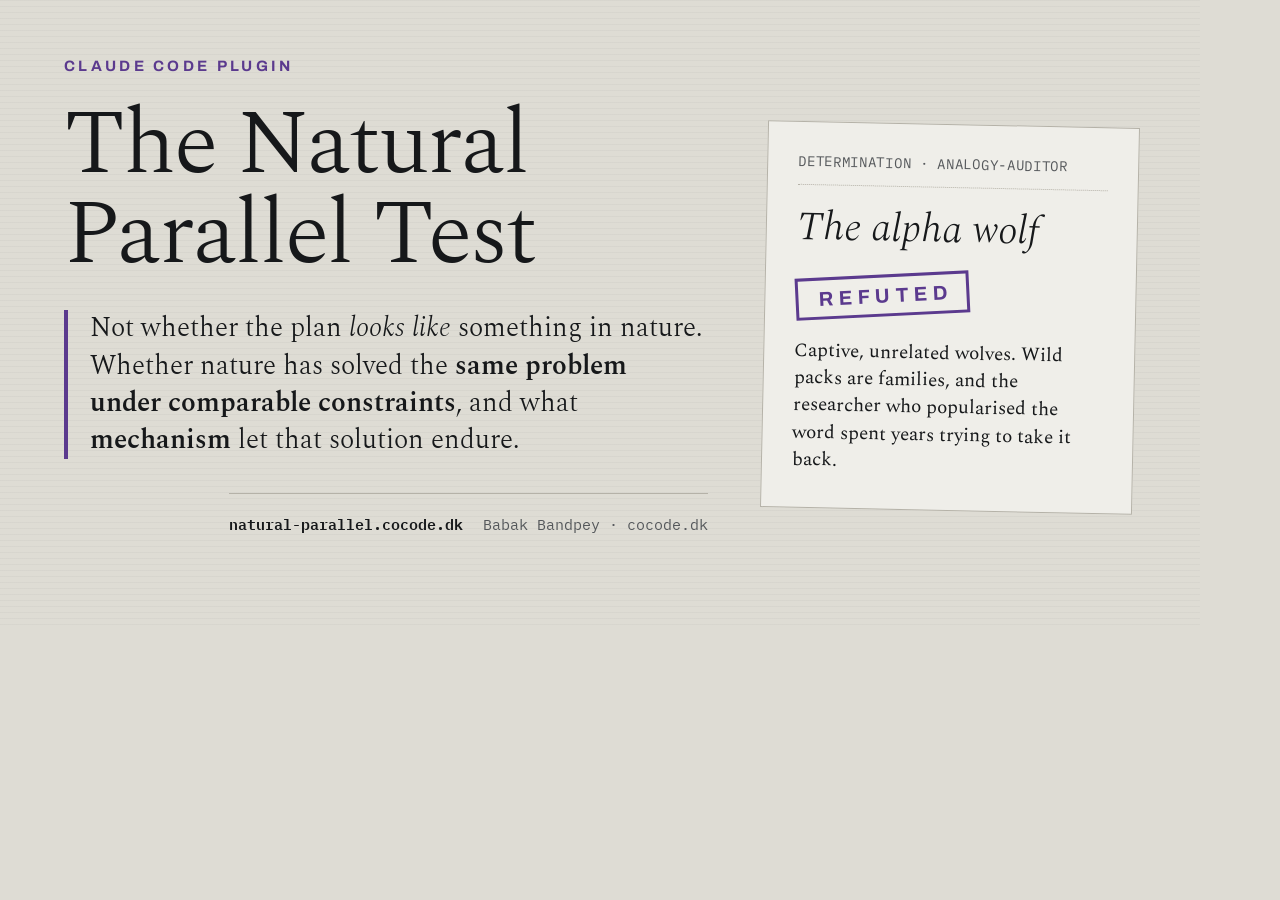
<file: website/og-image.html>
<!doctype html>
<!-- Open Graph card source. Render at exactly 1200x630:
     google-chrome-stable --headless --disable-gpu --no-sandbox \
       --window-size=1200,630 --screenshot=og.png "file:///abs/path/og-image.html" -->
<html lang="en">
<head>
<meta charset="utf-8">
<title>Natural Parallel Test: Open Graph card</title>
<link rel="preconnect" href="https://fonts.googleapis.com">
<link rel="preconnect" href="https://fonts.gstatic.com" crossorigin>
<link rel="stylesheet" href="https://fonts.googleapis.com/css2?family=Archivo:wght@600;700&family=IBM+Plex+Mono:wght@400;600&family=Spectral:ital,wght@0,300;0,400;0,600;1,300&display=swap">
<style>
  * { box-sizing: border-box; margin: 0; padding: 0; }

  html, body { width: 1200px; height: 630px; overflow: hidden; }

  body {
    background: #dedcd4;
    color: #16181a;
    font-family: "Spectral", Georgia, serif;
    position: relative;
  }

  body::before {
    content: "";
    position: absolute;
    inset: 0;
    background: repeating-linear-gradient(to bottom,
      rgba(22,24,26,.03) 0 1px, transparent 1px 6px);
  }

  .card {
    position: relative;
    height: 100%;
    display: grid;
    grid-template-columns: 1fr 372px;
    column-gap: 56px;
    padding: 58px 64px 52px;
  }

  .eyebrow {
    font-family: "Archivo", Arial, sans-serif;
    font-size: 15px;
    font-weight: 700;
    letter-spacing: .22em;
    text-transform: uppercase;
    color: #5b3a8e;
  }

  h1 {
    font-weight: 300;
    font-size: 92px;
    line-height: .98;
    letter-spacing: -.022em;
    margin: 26px 0 30px;
  }

  .rule {
    border-left: 4px solid #5b3a8e;
    padding-left: 22px;
    font-size: 27px;
    line-height: 1.38;
    font-weight: 300;
    max-width: 640px;
  }
  .rule em { font-style: italic; }
  .rule strong { font-weight: 600; }

  .foot {
    align-self: end;
    display: flex;
    align-items: baseline;
    gap: 20px;
    font-family: "IBM Plex Mono", monospace;
    font-size: 15px;
    white-space: nowrap;
    color: #55585b;
    border-top: 1px solid #b5b2a8;
    padding-top: 18px;
    margin-top: 34px;
  }
  .foot b { color: #16181a; font-weight: 600; }

  .col-left { display: flex; flex-direction: column; }

  .slip {
    align-self: center;
    background: #efeee9;
    border: 1px solid #b5b2a8;
    padding: 30px 30px 34px;
    transform: rotate(1.2deg);
  }
  .slip .det {
    font-family: "IBM Plex Mono", monospace;
    font-size: 14px;
    letter-spacing: .05em;
    text-transform: uppercase;
    color: #55585b;
    border-bottom: 1px dotted #b5b2a8;
    padding-bottom: 14px;
    margin-bottom: 20px;
  }
  .slip .name {
    font-size: 40px;
    font-weight: 300;
    font-style: italic;
    line-height: 1.14;
    margin-bottom: 22px;
  }
  .stamp {
    display: inline-block;
    border: 3px solid #5b3a8e;
    color: #5b3a8e;
    font-family: "Archivo", Arial, sans-serif;
    font-size: 20px;
    font-weight: 700;
    letter-spacing: .26em;
    text-transform: uppercase;
    padding: 7px 14px 7px 20px;
    transform: rotate(-4deg);
    margin-bottom: 22px;
  }
  .slip .why { font-size: 19px; line-height: 1.44; color: #16181a; }
</style>
</head>
<body>
  <div class="card">
    <div class="col-left">
      <p class="eyebrow">Claude Code plugin</p>
      <h1>The Natural<br>Parallel Test</h1>
      <p class="rule">Not whether the plan <em>looks like</em> something in nature. Whether
        nature has solved the <strong>same problem under comparable constraints</strong>, and
        what <strong>mechanism</strong> let that solution endure.</p>
      <div class="foot">
        <span><b>natural-parallel.cocode.dk</b></span>
        <span>Babak Bandpey · cocode.dk</span>
      </div>
    </div>

    <div class="slip">
      <p class="det">Determination · analogy-auditor</p>
      <p class="name">The alpha wolf</p>
      <p class="stamp">Refuted</p>
      <p class="why">Captive, unrelated wolves. Wild packs are families, and the researcher
        who popularised the word spent years trying to take it back.</p>
    </div>
  </div>
</body>
</html>
</file>
<file: website/styles.css>
/* ==========================================================================
   The Natural Parallel Test — shared stylesheet
   Direction: annotated specimen sheet. Unbleached card stock, cold ink,
   aniline-violet determination stamp, prussian blue reserved for what passes.
   Mobile-first: base styles target ~360px; complexity added at 640/768/1024.
   All spacing uses logical properties so RTL flips correctly.
   ========================================================================== */

:root {
  --sheet:    #dedcd4;
  --sheet-2:  #d5d3c9;
  --slip:     #efeee9;
  --ink:      #16181a;
  --graphite: #55585b;
  --rule:     #b5b2a8;
  --stamp:    #5b3a8e;
  --confirm:  #1b4b76;

  --font-display: "Spectral", Georgia, "Times New Roman", serif;
  --font-body:    "Spectral", Georgia, "Times New Roman", serif;
  --font-ui:      "Archivo", "Helvetica Neue", Arial, sans-serif;
  --font-mono:    "IBM Plex Mono", ui-monospace, "SF Mono", Menlo, monospace;

  --step--2: 0.6875rem;
  --step--1: 0.8125rem;
  --step-0:  1.0625rem;
  --step-1:  1.1875rem;
  --step-2:  1.375rem;
  --step-3:  1.75rem;
  --step-4:  2.25rem;

  --gap:      1.25rem;
  --band-pad: 2.75rem;
  --measure:  38rem;
}

*, *::before, *::after { box-sizing: border-box; }

html { -webkit-text-size-adjust: 100%; scroll-behavior: smooth; }

body {
  margin: 0;
  background: var(--sheet);
  color: var(--ink);
  font-family: var(--font-body);
  font-size: var(--step-0);
  font-weight: 400;
  line-height: 1.62;
  overflow-x: hidden;
  -webkit-font-smoothing: antialiased;
}

/* Faint ruling, like the grain of card stock. Disabled in print-ish contexts. */
body::before {
  content: "";
  position: fixed;
  inset: 0;
  pointer-events: none;
  background: repeating-linear-gradient(
    to bottom,
    rgba(22, 24, 26, 0.028) 0 1px,
    transparent 1px 6px
  );
  z-index: 0;
}

body > * { position: relative; z-index: 1; }

img, svg { max-width: 100%; height: auto; }

a { color: var(--confirm); text-decoration-thickness: 1px; text-underline-offset: 0.18em; }
a:hover { color: var(--stamp); }
a:focus-visible,
button:focus-visible { outline: 2px solid var(--stamp); outline-offset: 3px; }

h1, h2, h3 { font-family: var(--font-display); font-weight: 300; margin: 0; line-height: 1.12; }
h1 { font-size: var(--step-4); letter-spacing: -0.015em; }
h2 { font-size: var(--step-3); letter-spacing: -0.01em; }
h3 { font-size: var(--step-1); font-weight: 600; line-height: 1.3; }
p  { margin: 0 0 1em; max-width: var(--measure); }
em { font-style: italic; }

.wrap {
  inline-size: 100%;
  max-inline-size: 74rem;
  margin-inline: auto;
  padding-inline: 1.25rem;
}

/* The cocode.dk frame lines up with this column; keep the gutters in step. */
cocode-head, cocode-foot { --cocode-max: 74rem; --cocode-gutter: 1.25rem; }

.skip {
  position: absolute;
  inset-inline-start: -9999px;
  top: 0;
  background: var(--ink);
  color: var(--slip);
  padding: 0.75rem 1rem;
  font-family: var(--font-ui);
  z-index: 20;
}
.skip:focus { inset-inline-start: 0; }

/* --- eyebrows and labels ------------------------------------------------ */

.eyebrow {
  font-family: var(--font-ui);
  font-size: var(--step--2);
  font-weight: 600;
  letter-spacing: 0.16em;
  text-transform: uppercase;
  color: var(--stamp);
  margin: 0 0 0.85rem;
}

.note {
  font-size: var(--step--1);
  color: var(--graphite);
  line-height: 1.55;
}

.mono {
  font-family: var(--font-mono);
  font-size: 0.9em;
  font-variant-numeric: tabular-nums;
}

/* --- hero --------------------------------------------------------------- */

.hero { padding-block: 2.5rem 2.75rem; }

.hero h1 { margin-block-end: 1.1rem; }
.hero h1 em { font-style: italic; }

.lede {
  font-size: var(--step-1);
  line-height: 1.5;
  max-inline-size: 34rem;
}

.rule-quote {
  margin: 1.75rem 0;
  padding-inline-start: 1.1rem;
  border-inline-start: 3px solid var(--stamp);
  font-family: var(--font-display);
  font-size: var(--step-2);
  font-weight: 300;
  line-height: 1.34;
  max-inline-size: 34rem;
}
.rule-quote p { margin: 0; max-inline-size: none; }
.rule-quote strong { font-weight: 600; }
.rule-quote cite {
  display: block;
  margin-block-start: 0.85rem;
  font-family: var(--font-ui);
  font-size: var(--step--2);
  font-style: normal;
  font-weight: 600;
  letter-spacing: 0.14em;
  text-transform: uppercase;
  color: var(--graphite);
}

.actions {
  display: flex;
  flex-wrap: wrap;
  gap: 0.75rem;
  margin-block-start: 1.75rem;
}

.btn {
  display: inline-flex;
  align-items: center;
  justify-content: center;
  min-block-size: 44px;
  padding: 0.6rem 1.2rem;
  font-family: var(--font-ui);
  font-size: var(--step--1);
  font-weight: 600;
  letter-spacing: 0.04em;
  text-decoration: none;
  border: 1px solid var(--ink);
}
.btn--solid { background: var(--ink); color: var(--slip); }
.btn--solid:hover { background: var(--stamp); border-color: var(--stamp); color: var(--slip); }
.btn--ghost { background: transparent; color: var(--ink); }
.btn--ghost:hover { border-color: var(--stamp); color: var(--stamp); }

/* --- bands -------------------------------------------------------------- */

.band {
  border-block-start: 1px solid var(--rule);
  padding-block: var(--band-pad);
}

.band__code {
  font-family: var(--font-ui);
  font-size: var(--step--2);
  font-weight: 700;
  letter-spacing: 0.18em;
  text-transform: uppercase;
  color: var(--stamp);
  margin: 0 0 0.9rem;
}

.band__body > h2 { margin-block-end: 0.9rem; }
.band__body > h2 + p { margin-block-start: 0; }

/* --- determination slips (the signature element) ------------------------ */

.slips {
  list-style: none;
  margin: 1.5rem 0 0;
  padding: 0;
  display: grid;
  gap: 1rem;
}

.slip {
  background: var(--slip);
  border: 1px solid var(--rule);
  padding: 1.1rem 1.15rem 1.25rem;
}

.slip__det {
  font-family: var(--font-mono);
  font-size: var(--step--2);
  letter-spacing: 0.04em;
  text-transform: uppercase;
  color: var(--graphite);
  margin: 0 0 0.7rem;
  padding-block-end: 0.6rem;
  border-block-end: 1px dotted var(--rule);
}

.slip__name {
  font-family: var(--font-display);
  font-size: var(--step-2);
  font-weight: 300;
  font-style: italic;
  line-height: 1.2;
  margin: 0 0 0.9rem;
  color: var(--ink);
}

.slip__mark {
  display: inline-block;
  margin: 0 0 0.8rem;
  padding: 0.28rem 0.7rem;
  border: 2px solid var(--stamp);
  color: var(--stamp);
  font-family: var(--font-ui);
  font-size: var(--step--2);
  font-weight: 700;
  letter-spacing: 0.22em;
  text-transform: uppercase;
  transform: rotate(-3deg);
}
.slip__mark--contested { border-style: dashed; }

.slip__why { margin: 0; font-size: var(--step--1); line-height: 1.55; color: var(--ink); }

/* --- steps -------------------------------------------------------------- */

.steps {
  list-style: none;
  counter-reset: none;
  margin: 1.4rem 0 0;
  padding: 0;
  display: grid;
  gap: 0;
}
.steps li {
  display: grid;
  grid-template-columns: 2.4rem minmax(0, 1fr);
  align-items: baseline;
  gap: 0.75rem;
  padding-block: 0.6rem;
  border-block-end: 1px solid var(--rule);
}
.steps li:last-child { border-block-end: 0; }
.num {
  font-family: var(--font-mono);
  font-size: var(--step--1);
  font-weight: 600;
  color: var(--stamp);
  font-variant-numeric: tabular-nums;
}

/* --- ten mechanisms ----------------------------------------------------- */

.mechs {
  list-style: none;
  margin: 1.4rem 0 0;
  padding: 0;
  display: grid;
  gap: 1px;
  background: var(--rule);
  border: 1px solid var(--rule);
}
.mechs li {
  background: var(--sheet);
  padding: 0.95rem 1rem 1.05rem;
  display: grid;
  grid-template-columns: 2rem minmax(0, 1fr);
  gap: 0.15rem 0.6rem;
}
.mechs .num { grid-row: span 2; }
.mechs h3 { align-self: baseline; }
.mechs p { margin: 0; font-size: var(--step--1); color: var(--graphite); max-inline-size: none; }

/* --- seven levels ------------------------------------------------------- */

.ladder { list-style: none; margin: 1.4rem 0 0; padding: 0; }
.ladder li {
  display: grid;
  grid-template-columns: minmax(0, 1fr) auto;
  gap: 0.15rem 1rem;
  padding-block: 0.85rem;
  border-block-end: 1px solid var(--rule);
}
.ladder li:first-child { border-block-start: 1px solid var(--rule); }
.lvl-name { font-family: var(--font-display); font-weight: 600; font-size: var(--step-1); }
.lvl-scale {
  font-family: var(--font-mono);
  font-size: var(--step--1);
  color: var(--graphite);
  text-align: end;
  font-variant-numeric: tabular-nums;
  white-space: nowrap;
}
.lvl-note { grid-column: 1 / -1; font-size: var(--step--1); color: var(--graphite); margin: 0; max-inline-size: none; }

/* --- four validity tests ------------------------------------------------ */

.tests { list-style: none; margin: 1.4rem 0 0; padding: 0; display: grid; gap: 1rem; }
.tests li {
  border-inline-start: 3px solid var(--rule);
  padding-inline-start: 1rem;
}
.tests h3 { display: flex; gap: 0.6rem; align-items: baseline; margin-block-end: 0.3rem; }
.tests p { margin: 0; font-size: var(--step--1); color: var(--graphite); }
.tests .fails {
  display: block;
  margin-block-start: 0.4rem;
  font-family: var(--font-mono);
  font-size: var(--step--2);
  color: var(--stamp);
}

/* --- twelve principles -------------------------------------------------- */

.principles {
  list-style: none;
  margin: 1.4rem 0 0;
  padding: 0;
  display: grid;
  gap: 0;
}
.principles li {
  display: grid;
  grid-template-columns: 2.2rem minmax(0, 1fr);
  gap: 0.1rem 0.6rem;
  padding-block: 0.7rem;
  border-block-end: 1px solid var(--rule);
}
.principles li:first-child { border-block-start: 1px solid var(--rule); }
.principles .num { grid-row: span 2; }
.principles .p-name { font-weight: 600; font-family: var(--font-display); }
.principles .p-test { margin: 0; font-size: var(--step--1); color: var(--graphite); max-inline-size: none; }

.callout {
  margin-block-start: 1.5rem;
  padding: 1rem 1.15rem;
  background: var(--slip);
  border-inline-start: 3px solid var(--stamp);
}
.callout p { margin: 0 0 0.6em; }
.callout p:last-child { margin: 0; }
.callout strong { font-weight: 600; }

/* --- classifications and overrides -------------------------------------- */

.classes { list-style: none; margin: 1.4rem 0 0; padding: 0; display: grid; gap: 0; }
.classes li {
  padding-block: 0.9rem;
  border-block-end: 1px solid var(--rule);
}
.classes li:first-child { border-block-start: 1px solid var(--rule); }
.classes h3 { margin-block-end: 0.25rem; }
.classes .band-score {
  font-family: var(--font-mono);
  font-size: var(--step--1);
  color: var(--confirm);
  display: block;
  margin-block-end: 0.3rem;
}
.classes p { margin: 0; font-size: var(--step--1); color: var(--graphite); }

.overrides {
  list-style: none;
  margin: 1.2rem 0 0;
  padding: 1.1rem 1.15rem;
  background: var(--slip);
  border: 1px solid var(--stamp);
}
.overrides li { padding-block: 0.55rem; border-block-end: 1px dotted var(--rule); }
.overrides li:last-child { border-block-end: 0; padding-block-end: 0; }
.overrides li:first-child { padding-block-start: 0; }
.overrides dfn {
  display: block;
  font-style: normal;
  font-weight: 600;
  font-family: var(--font-ui);
  font-size: var(--step--1);
  letter-spacing: 0.04em;
  color: var(--stamp);
  text-transform: uppercase;
}
.overrides span { font-size: var(--step--1); color: var(--ink); }

/* --- commands ----------------------------------------------------------- */

.cmds { list-style: none; margin: 1.4rem 0 0; padding: 0; }
.cmds li {
  padding-block: 0.85rem;
  border-block-end: 1px solid var(--rule);
}
.cmds li:first-child { border-block-start: 1px solid var(--rule); }
.cmds code {
  display: inline-block;
  font-family: var(--font-mono);
  font-size: var(--step-0);
  font-weight: 600;
  color: var(--ink);
  background: var(--slip);
  border: 1px solid var(--rule);
  padding: 0.2rem 0.5rem;
  margin-block-end: 0.4rem;
  direction: ltr;
  unicode-bidi: isolate;
}
.cmds p { margin: 0; font-size: var(--step--1); color: var(--graphite); max-inline-size: none; }

/* --- code blocks -------------------------------------------------------- */

pre {
  margin: 1.2rem 0;
  padding: 1rem 1.1rem;
  background: var(--ink);
  color: #e6e4dc;
  overflow-x: auto;
  font-family: var(--font-mono);
  font-size: var(--step--1);
  line-height: 1.8;
  direction: ltr;
  text-align: start;
  unicode-bidi: isolate;
  border: 1px solid var(--ink);
}
pre code { font: inherit; color: inherit; }
pre .c { color: #a99cc4; }

p code, li code {
  font-family: var(--font-mono);
  font-size: 0.88em;
  background: var(--slip);
  padding: 0.1em 0.35em;
  border: 1px solid var(--rule);
  white-space: nowrap;
  direction: ltr;
  unicode-bidi: isolate;
}

/* --- limits ------------------------------------------------------------- */

.limits .band__body > p { font-size: var(--step-1); line-height: 1.55; }
.limits strong { font-weight: 600; }

/* --- footer ------------------------------------------------------------- */

footer {
  border-block-start: 1px solid var(--rule);
  margin-block-start: 0;
  padding-block: 2rem 2.5rem;
  padding-inline: 1.25rem;
  max-inline-size: 74rem;
  margin-inline: auto;
}
footer p {
  margin: 0;
  max-inline-size: none;
  font-family: var(--font-ui);
  font-size: var(--step--1);
  color: var(--graphite);
  line-height: 2;
}
footer a {
  display: inline-flex;
  align-items: center;
  min-block-size: 44px;
  color: var(--graphite);
}
footer a:hover { color: var(--stamp); }

/* ==========================================================================
   Breakpoints — additive only, never max-width for layout
   ========================================================================== */

@media (min-width: 640px) {
  :root {
    --step-4: 2.9rem;
    --step-3: 2rem;
    --band-pad: 3.25rem;
  }
  .wrap { padding-inline: 2rem; }
  cocode-head, cocode-foot { --cocode-gutter: 2rem; }
  footer { padding-inline: 2rem; }
  .slips { grid-template-columns: repeat(2, minmax(0, 1fr)); }
  .slips li:first-child { grid-column: 1 / -1; }
  .mechs { grid-template-columns: repeat(2, minmax(0, 1fr)); }
  .principles { grid-template-columns: repeat(2, minmax(0, 1fr)); column-gap: 2.5rem; }
  .principles li:nth-child(2) { border-block-start: 1px solid var(--rule); }
}

@media (min-width: 768px) {
  :root {
    --step-0: 1.125rem;
    --step-4: 3.5rem;
    --band-pad: 4rem;
  }
  .band {
    display: grid;
    grid-template-columns: 7rem minmax(0, 1fr);
    column-gap: 2.5rem;
  }
  .band__code { margin: 0.35rem 0 0; }
  .hero {
    padding-block: 4rem 3.5rem;
    display: grid;
    grid-template-columns: minmax(0, 1.05fr) minmax(0, 0.95fr);
    column-gap: 3.5rem;
    align-items: start;
  }
  .hero > .eyebrow,
  .hero > h1 { grid-column: 1 / -1; }
  .hero .lede { grid-column: 1; grid-row: 3; }
  .hero .rule-quote { grid-column: 2; grid-row: 3 / span 2; margin-block: 0.4rem 0; }
  .hero .actions { grid-column: 1; grid-row: 4; }
  .tests { grid-template-columns: repeat(2, minmax(0, 1fr)); gap: 1.5rem 2.5rem; }
  .slips { grid-template-columns: repeat(3, minmax(0, 1fr)); }
  .slips li:first-child { grid-column: auto; }
}

@media (min-width: 1024px) {
  :root {
    --step-4: 4.25rem;
    --step-3: 2.25rem;
    --step-2: 1.5rem;
    --step-1: 1.25rem;
  }
  .wrap { padding-inline: 3rem; }
  cocode-head, cocode-foot { --cocode-gutter: 3rem; }
  footer { padding-inline: 3rem; }
  .band { grid-template-columns: 9rem minmax(0, 1fr); column-gap: 3.5rem; }
  .hero .lede { font-size: 1.375rem; }
  .ladder li { grid-template-columns: 14rem minmax(0, 1fr) auto; align-items: baseline; }
  .ladder .lvl-note { grid-column: 2 / 3; }
}

/* ==========================================================================
   RTL — Persian edition
   ========================================================================== */

[dir="rtl"] {
  --font-display: "Vazirmatn", "Segoe UI", Tahoma, sans-serif;
  --font-body:    "Vazirmatn", "Segoe UI", Tahoma, sans-serif;
  --font-ui:      "Vazirmatn", "Segoe UI", Tahoma, sans-serif;
  --measure: 40rem;
  line-height: 1.85;
}

[dir="rtl"] body { line-height: 1.85; }
[dir="rtl"] h1, [dir="rtl"] h2 { font-weight: 400; line-height: 1.35; letter-spacing: 0; }
[dir="rtl"] h3 { line-height: 1.6; }
[dir="rtl"] .eyebrow,
[dir="rtl"] .band__code,
[dir="rtl"] .slip__det,
[dir="rtl"] .slip__mark,
[dir="rtl"] .overrides dfn,
[dir="rtl"] .btn {
  letter-spacing: 0;
  text-transform: none;
}
[dir="rtl"] .slip__name { font-style: normal; font-weight: 500; line-height: 1.5; }
[dir="rtl"] .slip__mark { transform: rotate(3deg); }
[dir="rtl"] .rule-quote { font-weight: 400; line-height: 1.75; }
[dir="rtl"] .lede { line-height: 1.8; }
[dir="rtl"] .num { font-family: var(--font-body); font-weight: 700; }
[dir="rtl"] .lvl-scale { font-family: var(--font-body); unicode-bidi: isolate; }
[dir="rtl"] .classes .band-score { font-family: var(--font-body); }
[dir="rtl"] .slip__det { font-family: var(--font-body); }
[dir="rtl"] .tests .fails { font-family: var(--font-body); }

@media (min-width: 640px) {
  [dir="rtl"] { --step-3: 1.75rem; --step-4: 2.4rem; }
}
@media (min-width: 1024px) {
  [dir="rtl"] { --step-4: 3.25rem; --step-3: 2rem; }
}

/* ========================================================================== */

@media (prefers-reduced-motion: reduce) {
  html { scroll-behavior: auto; }
  *, *::before, *::after {
    animation-duration: 0.001ms !important;
    transition-duration: 0.001ms !important;
  }
}
</file>
